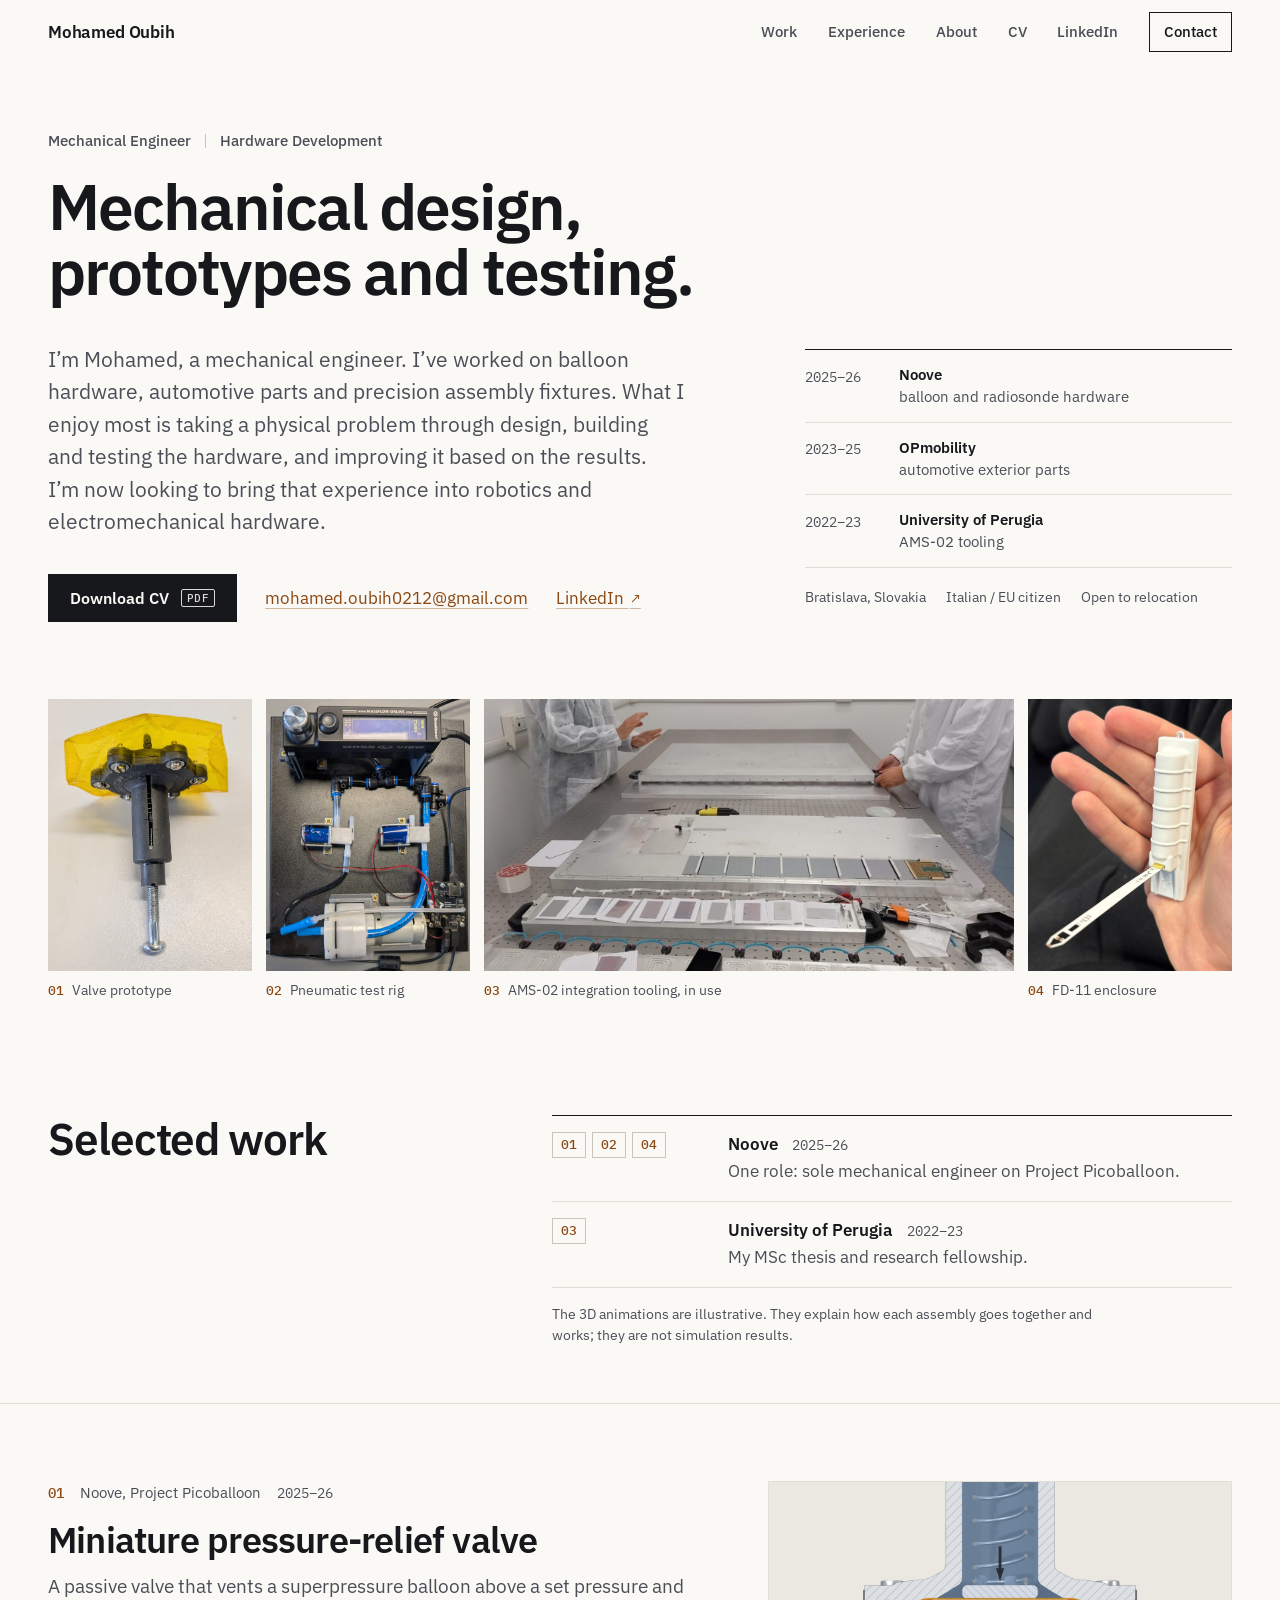
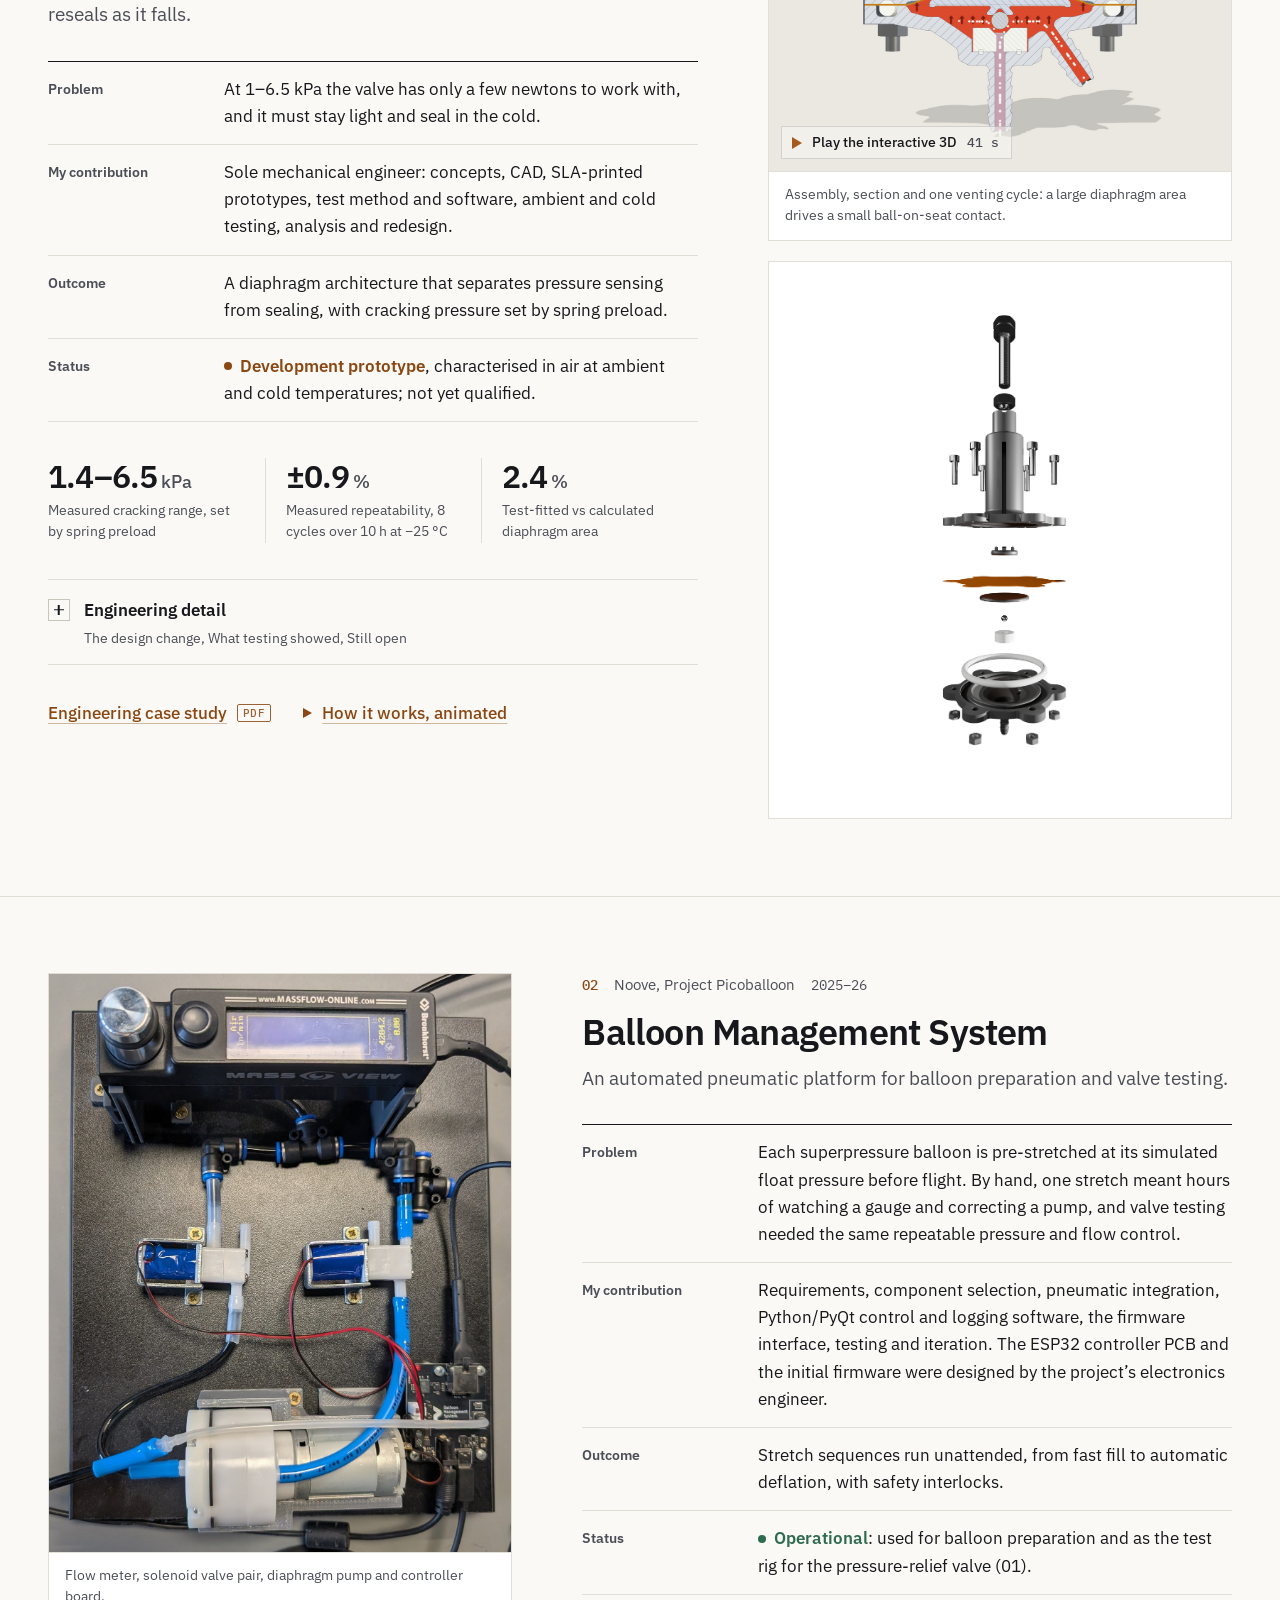
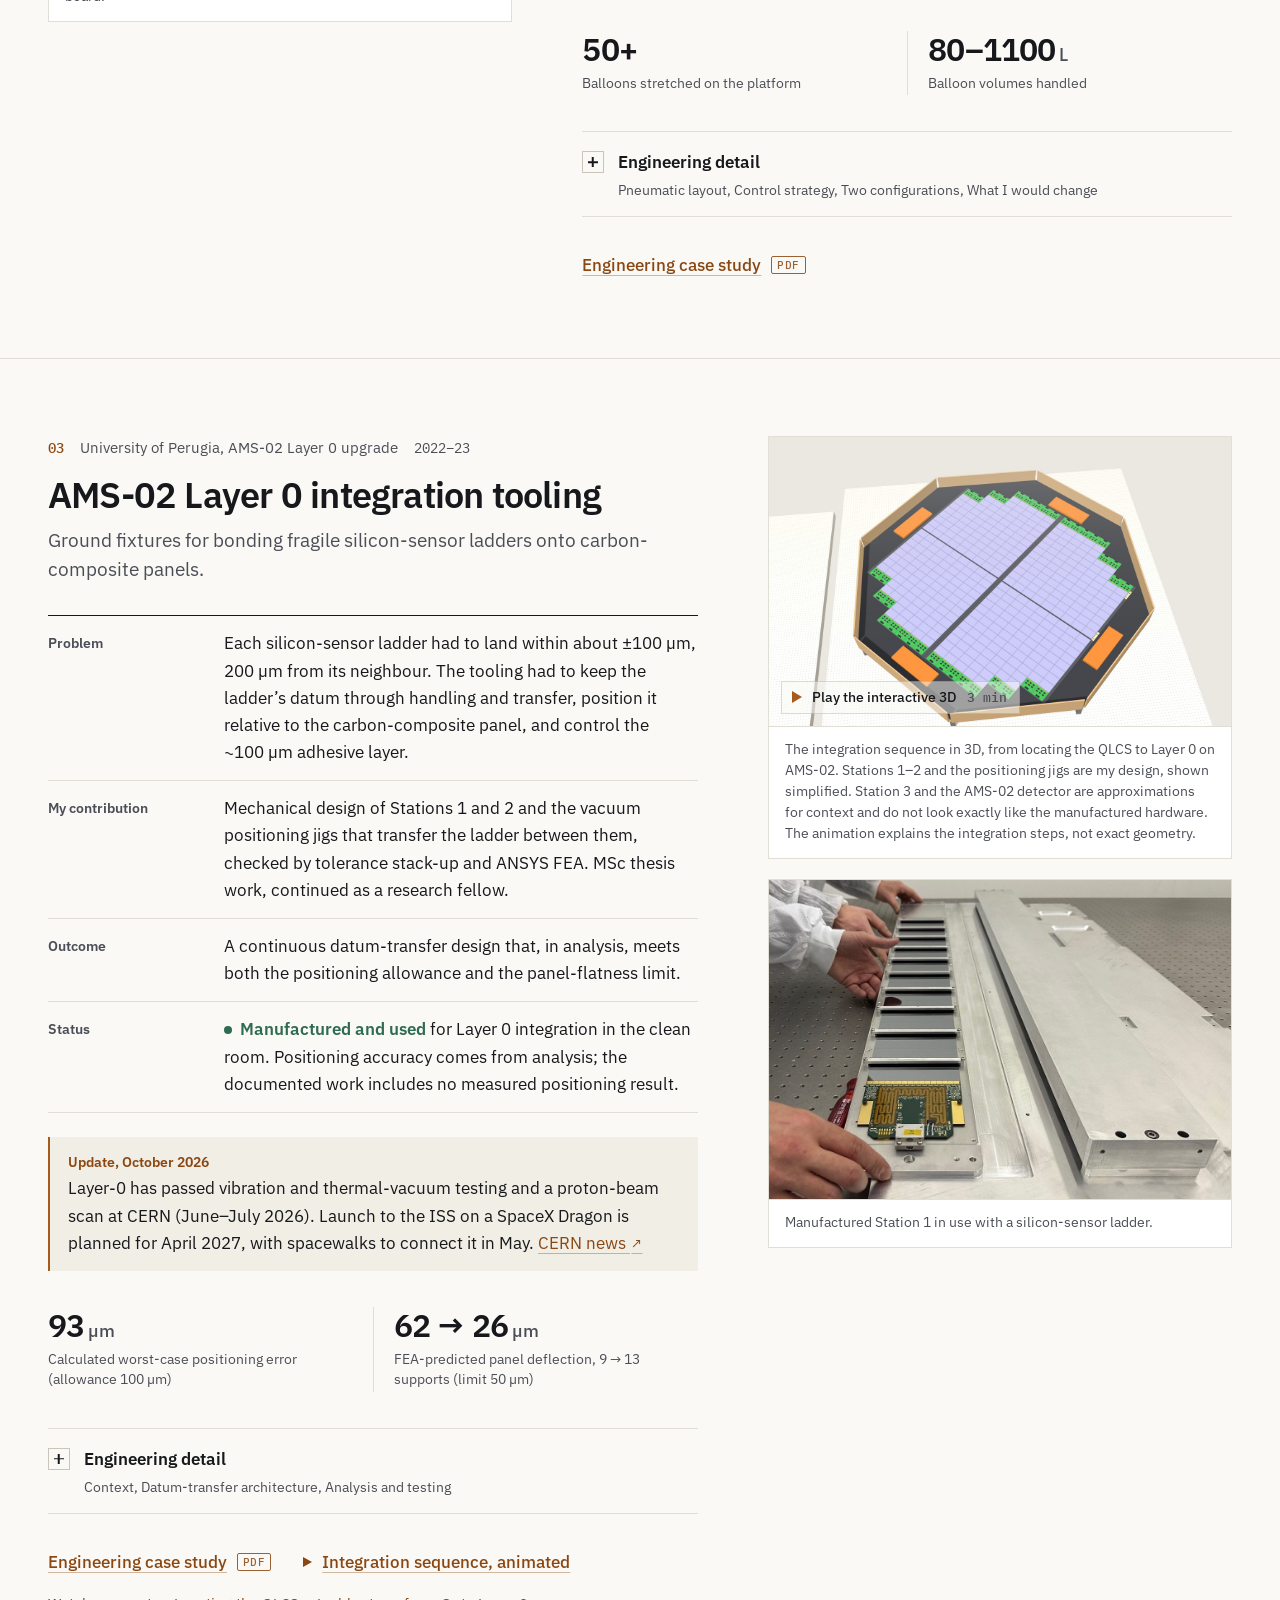
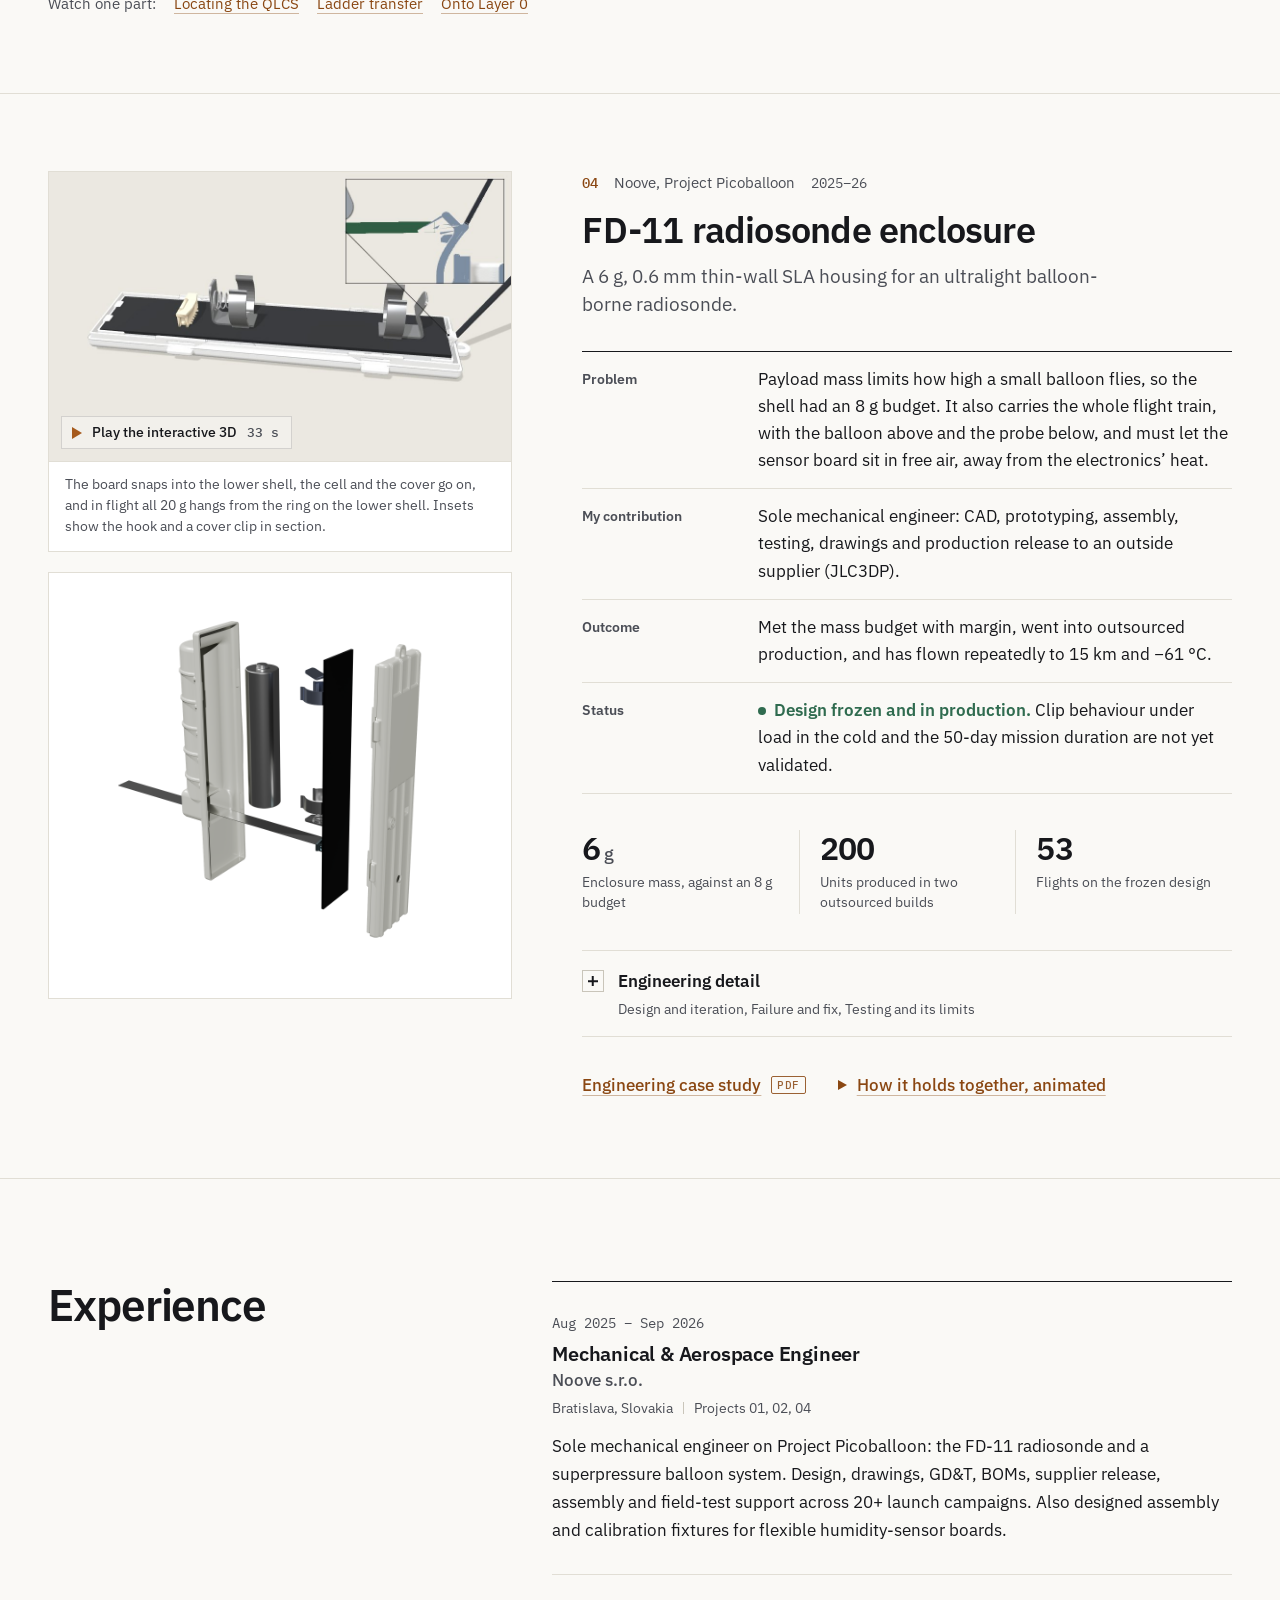
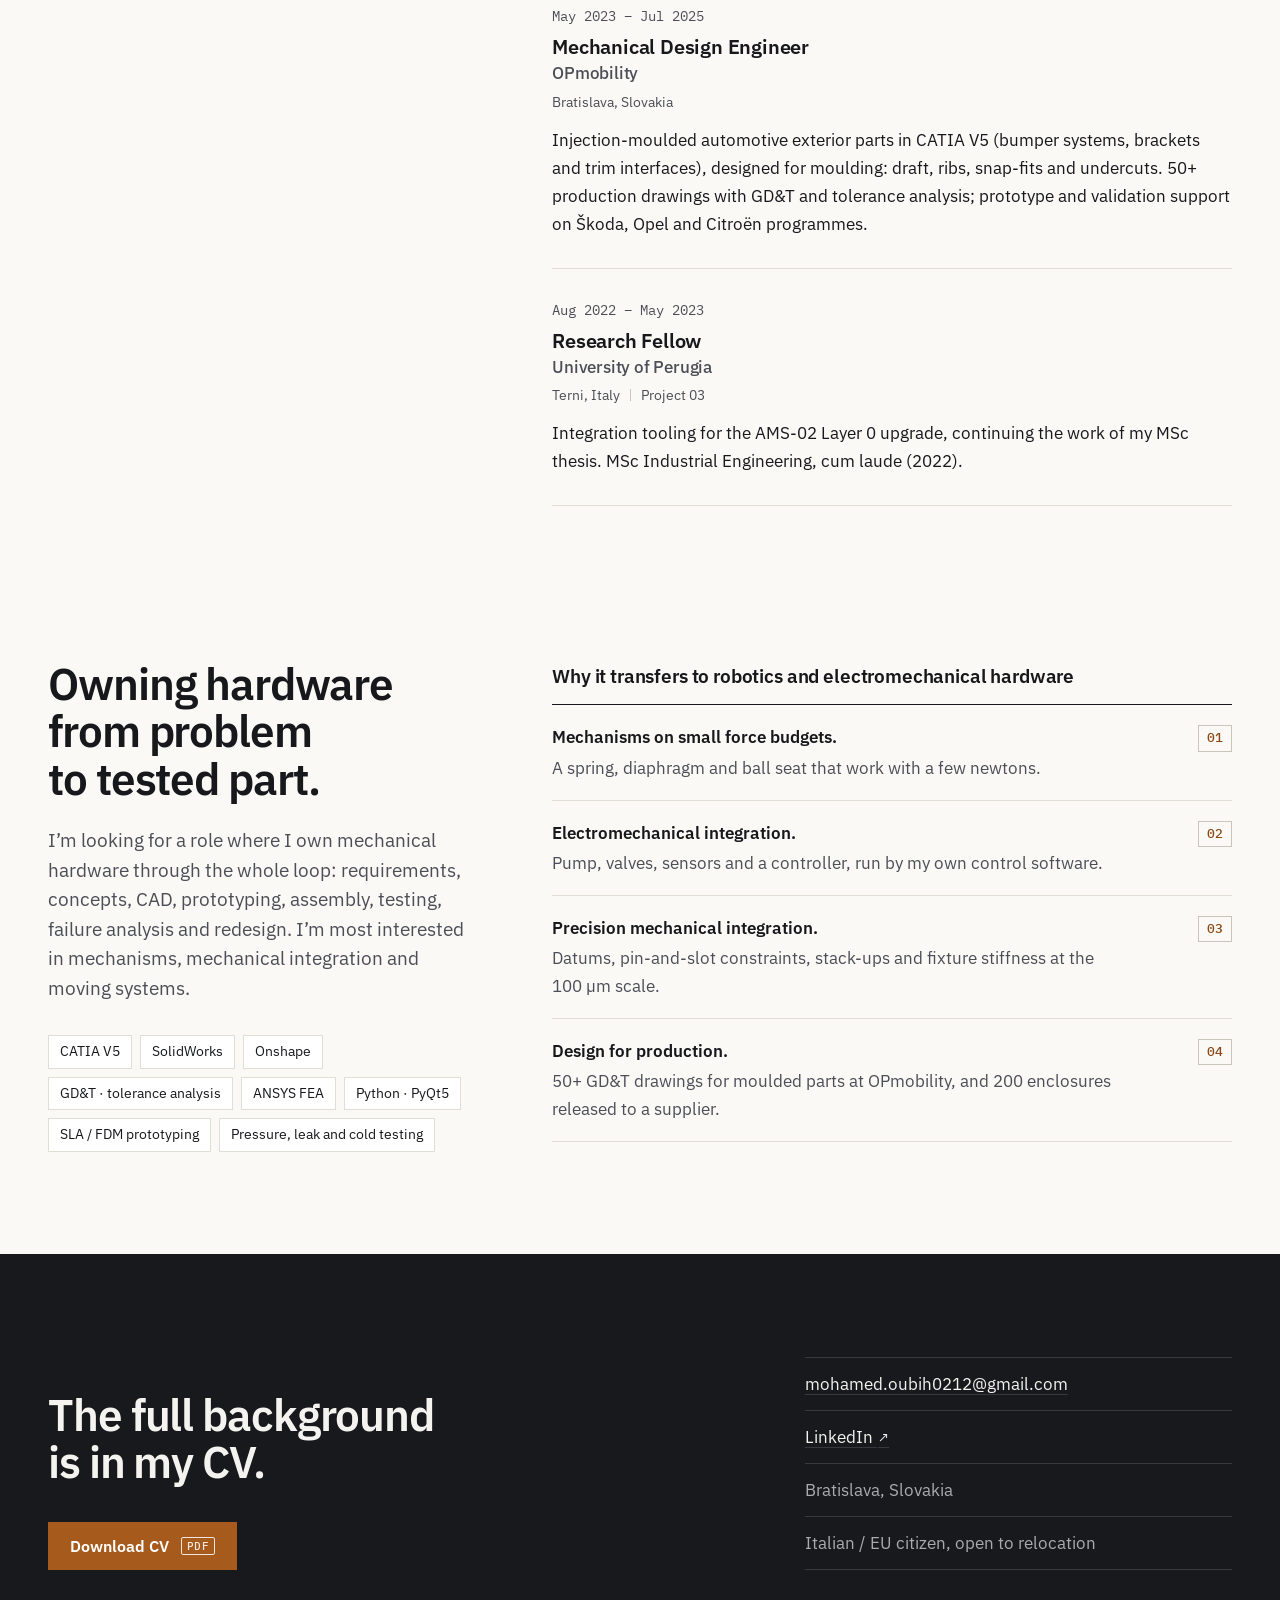
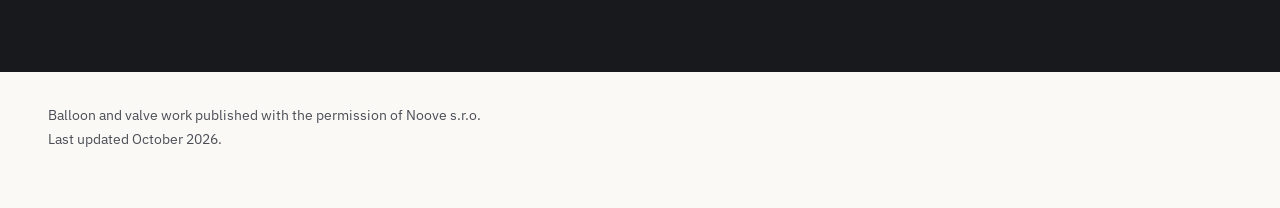
<file: index.html>
<!DOCTYPE html>
<html lang="en">
<head>
<meta charset="utf-8">
<meta name="viewport" content="width=device-width, initial-scale=1">
<title>Mohamed Oubih — Mechanical Engineer · Hardware Development</title>
<meta name="description" content="Mechanical engineer working on mechanical design, prototypes and testing: a miniature pressure-relief valve, an automated pneumatic test platform, AMS-02 integration tooling and an ultralight radiosonde enclosure.">
<link rel="canonical" href="https://mohamedoubih.github.io/">

<meta property="og:type" content="website">
<meta property="og:url" content="https://mohamedoubih.github.io/">
<meta property="og:site_name" content="Mohamed Oubih">
<meta property="og:title" content="Mohamed Oubih — Mechanical Engineer · Hardware Development">
<meta property="og:description" content="Mechanical design, prototypes and testing: a miniature pressure-relief valve, an automated pneumatic test platform, AMS-02 integration tooling and an ultralight radiosonde enclosure.">
<meta property="og:image" content="https://mohamedoubih.github.io/img/og.jpg">
<meta property="og:image:width" content="1200">
<meta property="og:image:height" content="630">
<meta property="og:image:alt" content="Mohamed Oubih, mechanical engineer — mechanical design, prototypes and testing.">
<meta name="twitter:card" content="summary_large_image">
<meta name="twitter:title" content="Mohamed Oubih — Mechanical Engineer · Hardware Development">
<meta name="twitter:description" content="Mechanical design, prototypes and testing: a miniature pressure-relief valve, an automated pneumatic test platform, AMS-02 integration tooling and an ultralight radiosonde enclosure.">
<meta name="twitter:image" content="https://mohamedoubih.github.io/img/og.jpg">

<!-- No favicon file exists; an empty icon stops browsers requesting a missing /favicon.ico. -->
<link rel="icon" href="data:,">
<meta name="theme-color" content="#faf9f6">

<link rel="preconnect" href="https://fonts.googleapis.com">
<link rel="preconnect" href="https://fonts.gstatic.com" crossorigin>
<link href="https://fonts.googleapis.com/css2?family=IBM+Plex+Mono:wght@400;500&family=IBM+Plex+Sans:wght@400;500;600&display=swap" rel="stylesheet">
<link rel="preload" as="image" href="img/hw-ams-cleanroom.jpg" fetchpriority="high">
<link rel="stylesheet" href="css/style.css?v=20261015">
</head>
<body>

<a class="skip-link" href="#main">Skip to content</a>

<header class="site-header" id="top">
  <div class="wrap site-header__row">
    <a class="logo" href="#top">Mohamed Oubih</a>
    <button class="nav-toggle" id="navToggle" type="button" aria-expanded="false" aria-controls="site-nav">
      <span></span>
      <span class="visually-hidden">Menu</span>
    </button>
    <nav class="site-nav" id="site-nav" aria-label="Main">
      <a href="#work">Work</a>
      <a href="#experience">Experience</a>
      <a href="#approach">About</a>
      <a href="#cv">CV</a>
      <a href="https://linkedin.com/in/mohamedoubih" target="_blank" rel="noopener">LinkedIn</a>
      <a class="site-nav__cta" href="mailto:mohamed.oubih0212@gmail.com">Contact</a>
    </nav>
  </div>
</header>

<main id="main">

  <section class="hero" aria-labelledby="hero-title">
    <div class="wrap">
      <p class="hero__role"><span>Mechanical Engineer</span><span>Hardware Development</span></p>
      <h1 id="hero-title">Mechanical design, prototypes and testing.</h1>
      <div class="hero__grid">
        <div class="hero__text">
          <p class="hero__lede">
            I’m Mohamed, a mechanical engineer. I’ve worked on balloon hardware, automotive parts and
            precision assembly fixtures. What I enjoy most is taking a physical problem through design,
            building and testing the hardware, and improving it based on the results. I’m now looking to
            bring that experience into robotics and electromechanical hardware.
          </p>
          <div class="hero__actions">
            <a class="btn btn--ink" href="pdf/Mohamed_Oubih_CV.pdf" target="_blank" rel="noopener">Download CV <span class="tag">PDF</span></a>
            <span class="hero__links">
              <a class="link" href="mailto:mohamed.oubih0212@gmail.com">mohamed.oubih0212@gmail.com</a>
              <a class="link" href="https://linkedin.com/in/mohamedoubih" target="_blank" rel="noopener">LinkedIn <span class="ext" aria-hidden="true">↗</span></a>
            </span>
          </div>
        </div>

        <div class="hero__aside">
          <dl class="hero__roles">
            <div><dt>2025–26</dt><dd><span class="org">Noove</span> <span>balloon and radiosonde hardware</span></dd></div>
            <div><dt>2023–25</dt><dd><span class="org">OPmobility</span> <span>automotive exterior parts</span></dd></div>
            <div><dt>2022–23</dt><dd><span class="org">University of Perugia</span> <span>AMS-02 tooling</span></dd></div>
          </dl>
          <ul class="hero__facts">
            <li>Bratislava, Slovakia</li>
            <li>Italian / EU citizen</li>
            <li>Open to relocation</li>
          </ul>
        </div>
      </div>

      <ul class="bench" aria-label="Hardware from the four projects">
        <li class="bench__item bench__item--valve">
          <a href="#prv">
            <img src="img/Valve_Prototype.jpg" width="639" height="1136" decoding="async"
                 alt="Assembled pressure-relief valve prototype on a bench: a black SLA-printed housing with a yellow Kapton diaphragm film clamped in its bolted flange, the spring visible through a slot, and the preload screw at the end.">
            <span class="bench__cap"><span class="num">01</span> Valve prototype</span>
          </a>
        </li>
        <li class="bench__item">
          <a href="#bms">
            <img src="img/BMS_Cropped.jpg" width="1300" height="1636" decoding="async"
                 alt="Pneumatic test rig: flow meter, solenoid valve pair, diaphragm pump and controller board.">
            <span class="bench__cap"><span class="num">02</span> Pneumatic test rig</span>
          </a>
        </li>
        <li class="bench__item bench__item--wide">
          <a href="#ams-02">
            <img src="img/hw-ams-cleanroom.jpg" width="1400" height="719" fetchpriority="high" decoding="async"
                 alt="Machined AMS-02 integration stations and a vacuum positioning jig holding silicon sensors on a clean-room optical table.">
            <span class="bench__cap"><span class="num">03</span> AMS-02 integration tooling, in use</span>
          </a>
        </li>
        <li class="bench__item">
          <a href="#fd-11">
            <img src="img/hw-fd11.jpg" width="682" height="922" decoding="async"
                 alt="Production FD-11 radiosonde enclosure held in a hand, with the flexible sensor board leaving the shell.">
            <span class="bench__cap"><span class="num">04</span> FD-11 enclosure</span>
          </a>
        </li>
      </ul>
    </div>
  </section>

  <section class="work" id="work" aria-labelledby="work-title">
    <div class="wrap work__head">
      <h2 class="h2" id="work-title">Selected work</h2>
      <dl class="work__key">
        <div>
          <dt>
            <a class="ref" href="#prv" aria-label="Project 01, pressure-relief valve">01</a>
            <a class="ref" href="#bms" aria-label="Project 02, Balloon Management System">02</a>
            <a class="ref" href="#fd-11" aria-label="Project 04, FD-11 enclosure">04</a>
          </dt>
          <dd><span class="work__org">Noove <span class="work__years">2025–26</span></span> One role: sole mechanical engineer on Project Picoballoon.</dd>
        </div>
        <div>
          <dt>
            <a class="ref" href="#ams-02" aria-label="Project 03, AMS-02 integration tooling">03</a>
          </dt>
          <dd><span class="work__org">University of Perugia <span class="work__years">2022–23</span></span> My MSc thesis and research fellowship.</dd>
        </div>
      </dl>
      <p class="work__note">The 3D animations are illustrative. They explain how each assembly goes together and works; they are not simulation results.</p>
    </div>

    <!-- 01 — Pressure-relief valve -->
    <article class="project" id="prv" aria-labelledby="prv-title">
      <div class="wrap project__grid">
        <div class="project__body">
          <p class="project__meta"><span class="num">01</span><span>Noove, Project Picoballoon</span><span class="project__year">2025–26</span></p>
          <h3 id="prv-title">Miniature <span class="nowrap">pressure-relief</span> valve</h3>
          <p class="project__sub">A passive valve that vents a superpressure balloon above a set pressure and reseals as it falls.</p>

          <dl class="brief">
            <div><dt>Problem</dt><dd>At 1–6.5&nbsp;kPa the valve has only a few newtons to work with, and it must stay light and seal in the cold.</dd></div>
            <div><dt>My contribution</dt><dd>Sole mechanical engineer: concepts, CAD, SLA-printed prototypes, test method and software, ambient and cold testing, analysis and redesign.</dd></div>
            <div><dt>Outcome</dt><dd>A diaphragm architecture that separates pressure sensing from sealing, with cracking pressure set by spring preload.</dd></div>
            <div><dt>Status</dt><dd><span class="status status--dev">Development prototype</span>, characterised in air at ambient and cold temperatures; not yet qualified.</dd></div>
          </dl>

          <dl class="metrics">
            <div><dt>Measured cracking range, set by spring preload</dt><dd>1.4–6.5<span class="unit">kPa</span></dd></div>
            <div><dt>Measured repeatability, 8 cycles over 10&nbsp;h at −25&nbsp;°C</dt><dd>±0.9<span class="unit">%</span></dd></div>
            <div><dt>Test-fitted vs calculated diaphragm area</dt><dd>2.4<span class="unit">%</span></dd></div>
          </dl>

          <details class="more">
            <summary>
              <span class="more__icon" aria-hidden="true"></span>
              <span class="more__label">Engineering detail</span>
              <span class="more__toc"><span>The design change</span><span>What testing showed</span><span>Still open</span></span>
            </summary>
            <div class="more__body">
              <h4>The design change</h4>
              <p>
                The first concept was direct-acting: the same area collected the pressure and formed the seal, so a few
                newtons were spread over a large seal face and sealing depended on finish and lubricant. The diaphragm
                design separates the two: a Kapton diaphragm collects pressure over about 600&nbsp;mm², and the plunger
                concentrates that force on a 3.175&nbsp;mm steel ball on a machined PTFE seat.
              </p>

              <h4>What testing showed</h4>
              <p>
                Cracking pressure followed preload linearly across six settings at 28&nbsp;°C. Replacing the Mylar diaphragm
                with Kapton reduced the fitted offset force from about 0.44&nbsp;N to 0.084&nbsp;N; the remainder may partly be
                a preload or assembly-reference error.
              </p>
              <div class="tests">
                <table>
                  <thead><tr><th scope="col">Cold test (air)</th><th scope="col">Temperature</th><th scope="col">Result</th></tr></thead>
                  <tbody>
                    <tr><td data-label="Test">Cracking vs preload, 6 settings</td><td data-label="Temperature">28&nbsp;°C and −20&nbsp;°C</td><td data-label="Result">32.7&nbsp;% higher when cold, by a constant ratio</td></tr>
                    <tr><td data-label="Test">Repeatability, 8 cycles over 10&nbsp;h</td><td data-label="Temperature">−25&nbsp;°C</td><td data-label="Result">3170 ± 29&nbsp;Pa (±0.9&nbsp;%)</td></tr>
                    <tr><td data-label="Test">Housing O-ring seal</td><td data-label="Temperature">≈ −30 ± 3&nbsp;°C</td><td data-label="Result">Leakage starts</td></tr>
                  </tbody>
                </table>
              </div>
              <p>
                The force-balance fit attributes the cold rise to a smaller effective diaphragm area
                (599.5 → 451.8&nbsp;mm²), not added friction; the physical cause is an untested hypothesis. The O-ring
                leak is a separate failure.
              </p>

              <h4>Still open</h4>
              <p>
                Relief capacity is about 900&nbsp;sccm at 4–5&nbsp;kPa (requirement above 2,000&nbsp;sccm), mass is 27&nbsp;g
                (target below 20&nbsp;g), and the seal must reach the −60&nbsp;°C design minimum. Helium, thermal-cycling,
                endurance and low-temperature qualification tests are planned.
              </p>
            </div>
          </details>

          <div class="project__links">
            <a class="action" href="pdf/prv.pdf" target="_blank" rel="noopener"><span class="action__text">Engineering case study</span> <span class="tag">PDF</span></a>
            <a class="action action--play" href="prv-section/" data-anim-open=""><span class="action__text">How it works, animated</span></a>
          </div>
        </div>

        <div class="project__media-stack">
          <figure class="project__media media--anim">
            <a class="anim-link" href="prv-section/" data-anim-open="" aria-label="Play the interactive 3D animation of the pressure-relief valve">
              <video src="img/prv-section-preview.mp4" poster="img/prv-section-animation.jpg" width="960" height="600"
                     muted loop playsinline preload="none" data-autoplay aria-hidden="true"></video>
              <span class="anim-badge">Play the interactive 3D <span class="anim-badge__time">41 s</span></span>
            </a>
            <figcaption>Assembly, section and one venting cycle: a large diaphragm area drives a small ball-on-seat contact.</figcaption>
          </figure>
          <figure class="project__media media--contain">
            <img src="img/PRV_Exploded_View_Render.png" width="1946" height="2402" loading="lazy" decoding="async"
                 alt="Exploded CAD render of the pressure-relief valve: housings, Kapton diaphragm, plunger, spring seat, steel ball, PTFE seat and O-ring.">
          </figure>
        </div>
      </div>
    </article>

    <!-- 02 — Balloon Management System -->
    <article class="project" id="bms" aria-labelledby="bms-title">
      <div class="wrap project__grid project__grid--flip">
        <div class="project__body">
          <p class="project__meta"><span class="num">02</span><span>Noove, Project Picoballoon</span><span class="project__year">2025–26</span></p>
          <h3 id="bms-title">Balloon Management System</h3>
          <p class="project__sub">An automated pneumatic platform for balloon preparation and valve testing.</p>

          <dl class="brief">
            <div><dt>Problem</dt><dd>Each superpressure balloon is pre-stretched at its simulated float pressure before flight. By hand, one stretch meant hours of watching a gauge and correcting a pump, and valve testing needed the same repeatable pressure and flow control.</dd></div>
            <div><dt>My contribution</dt><dd>Requirements, component selection, pneumatic integration, Python/PyQt control and logging software, the firmware interface, testing and iteration. The ESP32 controller PCB and the initial firmware were designed by the project’s electronics engineer.</dd></div>
            <div><dt>Outcome</dt><dd>Stretch sequences run unattended, from fast fill to automatic deflation, with safety interlocks.</dd></div>
            <div><dt>Status</dt><dd><span class="status status--use">Operational</span>: used for balloon preparation and as the test rig for the pressure-relief valve (01).</dd></div>
          </dl>

          <dl class="metrics metrics--2">
            <div><dt>Balloons stretched on the platform</dt><dd>50+</dd></div>
            <div><dt>Balloon volumes handled</dt><dd>80–1100<span class="unit">L</span></dd></div>
          </dl>

          <details class="more">
            <summary>
              <span class="more__icon" aria-hidden="true"></span>
              <span class="more__label">Engineering detail</span>
              <span class="more__toc"><span>Pneumatic layout</span><span>Control strategy</span><span>Two configurations</span><span>What I would change</span></span>
            </summary>
            <div class="more__body">
              <h4>Pneumatic layout</h4>
              <p>
                Two 3/2 solenoid valves swap the pump’s suction and discharge between ambient and the balloon line,
                so one fixed-direction diaphragm pump both inflates and deflates. I chose a multi-gas Bronkhorst flow
                meter over a helium-specific one: it covers air, argon and nitrogen, and the helium quantity is set
                separately by free-lift weighing.
              </p>

              <h4>Control strategy</h4>
              <p>
                A balloon is a strongly nonlinear load. Early in inflation it takes a lot of gas for almost no pressure
                rise; near its inflated shape, pressure climbs steeply. One pump command cannot serve both, so the
                sequence runs in four stages: open-loop fast fill to a switch pressure, an approach that regulates
                flow rather than pressure, a dead-band pressure hold, and automatic deflation that ends on pressure.
              </p>
              <p>
                Interlocks stop the test on overpressure, a lost or stale pressure reading, a lost controller link, or
                pressure failing to rise while the pump runs. It took several software iterations before the sequence
                ran unattended.
              </p>

              <h4>Two configurations, measured separately</h4>
              <div class="configs">
                <div>
                  <p class="configs__title">Balloon stretching</p>
                  <p>
                    On-board differential-pressure sensor with dead-band regulation during the hold. In a bench
                    cross-check, this sensor read within ±2&nbsp;Pa of a Pressurewell reference: a sensor
                    comparison, not the hold accuracy.
                  </p>
                </div>
                <div>
                  <p class="configs__title">Valve characterisation</p>
                  <p>
                    The platform drives the pump and valves and measures flow, while an independent MicroStep
                    Pressurewell supplies the pressure reference, logged over TCP at about 9&nbsp;Hz. This keeps the
                    valve under test out of the control loop.
                  </p>
                </div>
              </div>

              <h4>What I would change</h4>
              <p>
                The dead-band hold is adequate for stretching, but a PI controller would give smoother corrections
                and tighter regulation during the hold.
              </p>
            </div>
          </details>

          <div class="project__links">
            <a class="action" href="pdf/bms.pdf" target="_blank" rel="noopener"><span class="action__text">Engineering case study</span> <span class="tag">PDF</span></a>
          </div>
        </div>

        <figure class="project__media media--photo">
          <img src="img/BMS_Cropped.jpg" width="1300" height="1636" loading="lazy" decoding="async"
               alt="Balloon Management System hardware on its base plate: Bronkhorst flow meter, solenoid valve pair, diaphragm pump and controller board.">
          <figcaption>Flow meter, solenoid valve pair, diaphragm pump and controller board.</figcaption>
        </figure>
      </div>
    </article>

    <!-- 03 — AMS-02 -->
    <article class="project" id="ams-02" aria-labelledby="ams-title">
      <div class="wrap project__grid">
        <div class="project__body">
          <p class="project__meta"><span class="num">03</span><span>University of Perugia, AMS-02 Layer 0 upgrade</span><span class="project__year">2022–23</span></p>
          <h3 id="ams-title">AMS-02 Layer 0 integration tooling</h3>
          <p class="project__sub">Ground fixtures for bonding fragile silicon-sensor ladders onto carbon-composite panels.</p>

          <dl class="brief">
            <div><dt>Problem</dt><dd>Each silicon-sensor ladder had to land within about ±100&nbsp;µm, 200&nbsp;µm from its neighbour. The tooling had to keep the ladder’s datum through handling and transfer, position it relative to the carbon-composite panel, and control the ~100&nbsp;µm adhesive layer.</dd></div>
            <div><dt>My contribution</dt><dd>Mechanical design of Stations 1 and 2 and the vacuum positioning jigs that transfer the ladder between them, checked by tolerance stack-up and ANSYS FEA. MSc thesis work, continued as a research fellow.</dd></div>
            <div><dt>Outcome</dt><dd>A continuous datum-transfer design that, in analysis, meets both the positioning allowance and the panel-flatness limit.</dd></div>
            <div><dt>Status</dt><dd><span class="status status--use">Manufactured and used</span> for Layer 0 integration in the clean room. Positioning accuracy comes from analysis; the documented work includes no measured positioning result.</dd></div>
          </dl>

          <p class="update"><span class="update__label">Update, October 2026</span> Layer-0 has passed vibration and thermal-vacuum testing and a <span class="nowrap">proton-beam</span> scan at CERN (June–July 2026). Launch to the ISS on a SpaceX Dragon is planned for April 2027, with spacewalks to connect it in May. <a class="link" href="https://home.cern/final-tests-for-the-ams-upgrade-before-spaceflight/" target="_blank" rel="noopener">CERN news <span class="ext" aria-hidden="true">↗</span></a></p>

          <dl class="metrics metrics--2">
            <div><dt>Calculated worst-case positioning error (allowance 100&nbsp;µm)</dt><dd>93<span class="unit">µm</span></dd></div>
            <div><dt>FEA-predicted panel deflection, 9&nbsp;→&nbsp;13 supports (limit 50&nbsp;µm)</dt><dd>62 → 26<span class="unit">µm</span></dd></div>
          </dl>

          <details class="more">
            <summary>
              <span class="more__icon" aria-hidden="true"></span>
              <span class="more__label">Engineering detail</span>
              <span class="more__toc"><span>Context</span><span>Datum-transfer architecture</span><span>Analysis and testing</span></span>
            </summary>
            <div class="more__body">
              <h4>Context</h4>
              <p>
                AMS-02 is a particle detector on the International Space Station. Its Layer 0 upgrade adds 768
                silicon sensors, built into 72 ladders and bonded onto carbon-composite (CFRP–honeycomb) panels. This
                tooling assembles that hardware on the ground; it does not fly.
              </p>

              <h4>Datum-transfer architecture</h4>
              <p>
                Stations 1 and 2 work as one datum chain, not two separate fixtures. Station 1 aligns the ladder
                against fixed references, captures it on a vacuum positioning jig with no clamping on the sensors, and
                lays adhesive through a mask. The jig then carries the ladder’s reference to Station 2.
              </p>
              <p>
                Station 2 is a 1100 × 1200&nbsp;mm bonding fixture. The panel goes down on two guide pins running in
                3&nbsp;mm diagonal slots and slides 45° into place, so its bottom skin hooks under the caps of the support
                buttons, which set its height, hold it in z and limit sag; a pin in a hole and one in a slot then fix it in
                plane without over-constraining it. The relative heights of jig, ladder and panel set the bond-line
                thickness while the adhesive cures. Spherical-ended locating pins make placing a metre-long jig by hand
                forgiving, and three jig lengths share one interface.
              </p>

              <h4>Analysis and testing</h4>
              <p>
                A tolerance stack-up of the pin, hole and slot fits, machining tolerances and panel rotation gives a
                93&nbsp;µm worst-case ladder displacement. ANSYS FEA showed the initial 9-button support let the panel sag
                62&nbsp;µm, beyond the 50&nbsp;µm limit; 13 buttons brought it to 26&nbsp;µm. I also ran adhesive shear tests
                (PEEK / 3M 2216).
              </p>
            </div>
          </details>

          <div class="project__links">
            <a class="action" href="pdf/ams02.pdf" target="_blank" rel="noopener"><span class="action__text">Engineering case study</span> <span class="tag">PDF</span></a>
            <a class="action action--play" href="ams02-transfer/" data-anim-open=""><span class="action__text">Integration sequence, animated</span></a>
          </div>
          <p class="anim-parts">
            <span>Watch one part:</span>
            <a href="ams02-transfer/?step=1&amp;play=1" data-anim-open="1">Locating the QLCS</a>
            <a href="ams02-transfer/?step=6&amp;play=1" data-anim-open="6">Ladder transfer</a>
            <a href="ams02-transfer/?step=15&amp;play=1" data-anim-open="15">Onto Layer 0</a>
          </p>
        </div>

        <div class="project__media-stack">
          <figure class="project__media media--anim">
            <a class="anim-link" href="ams02-transfer/" data-anim-open="" aria-label="Play the interactive 3D animation of the Layer 0 integration">
              <video src="img/ams-l0-preview.mp4" poster="img/ams-l0-animation.jpg" width="960" height="600"
                     muted loop playsinline preload="none" data-autoplay aria-hidden="true"></video>
              <span class="anim-badge">Play the interactive 3D <span class="anim-badge__time">3 min</span></span>
            </a>
            <figcaption>The integration sequence in 3D, from locating the QLCS to Layer 0 on AMS-02. Stations 1–2 and the positioning jigs are my design, shown simplified. Station 3 and the AMS-02 detector are approximations for context and do not look exactly like the manufactured hardware. The animation explains the integration steps, not exact geometry.</figcaption>
          </figure>
          <figure class="project__media media--landscape">
            <img src="img/hw-ams-station1.jpg" width="1118" height="773" loading="lazy" decoding="async"
                 alt="Manufactured Station 1 on a clean-room table, holding a silicon-sensor ladder with its front-end board.">
            <figcaption>Manufactured Station 1 in use with a silicon-sensor ladder.</figcaption>
          </figure>
        </div>
      </div>
    </article>

    <!-- 04 — FD-11 enclosure -->
    <article class="project" id="fd-11" aria-labelledby="fd11-title">
      <div class="wrap project__grid project__grid--flip">
        <div class="project__body">
          <p class="project__meta"><span class="num">04</span><span>Noove, Project Picoballoon</span><span class="project__year">2025–26</span></p>
          <h3 id="fd11-title">FD-11 radiosonde enclosure</h3>
          <p class="project__sub">A 6 g, 0.6 mm thin-wall SLA housing for an ultralight balloon-borne radiosonde.</p>

          <dl class="brief">
            <div><dt>Problem</dt><dd>Payload mass limits how high a small balloon flies, so the shell had an 8&nbsp;g budget. It also carries the whole flight train, with the balloon above and the probe below, and must let the sensor board sit in free air, away from the electronics’ heat.</dd></div>
            <div><dt>My contribution</dt><dd>Sole mechanical engineer: CAD, prototyping, assembly, testing, drawings and production release to an outside supplier (JLC3DP).</dd></div>
            <div><dt>Outcome</dt><dd>Met the mass budget with margin, went into outsourced production, and has flown repeatedly to 15&nbsp;km and −61&nbsp;°C.</dd></div>
            <div><dt>Status</dt><dd><span class="status status--use">Design frozen and in production.</span> Clip behaviour under load in the cold and the 50-day mission duration are not yet validated.</dd></div>
          </dl>

          <dl class="metrics">
            <div><dt>Enclosure mass, against an 8&nbsp;g budget</dt><dd>6<span class="unit">g</span></dd></div>
            <div><dt>Units produced in two outsourced builds</dt><dd>200</dd></div>
            <div><dt>Flights on the frozen design</dt><dd>53</dd></div>
          </dl>

          <details class="more">
            <summary>
              <span class="more__icon" aria-hidden="true"></span>
              <span class="more__label">Engineering detail</span>
              <span class="more__toc"><span>Design and iteration</span><span>Failure and fix</span><span>Testing and its limits</span></span>
            </summary>
            <div class="more__body">
              <h4>Design and iteration</h4>
              <p>
                The shell is two 0.6&nbsp;mm halves closed by four 0.4&nbsp;mm snap-fit clips. Every opening in so thin a wall
                leaves a weak bridge, so local ribs restore thickness there without stiffening the surrounding wall.
                With cheap, fast prints and no FEA, I developed the clips empirically over seven iterations: three
                design changes, three to follow the probe’s changing interfaces, and one after a failure in flight.
              </p>

              <h4>Failure and fix</h4>
              <p>
                The tether ring broke once in flight, and the probe separated from the balloon and fell. The enclosure
                is the structural link in the flight train, so I thickened the ring; there has been no recurrence on
                later flights.
              </p>

              <h4>Testing and its limits</h4>
              <p>
                Validation included 1.5&nbsp;m drops onto concrete (10 assembled units, five drops each) and a 30-minute
                −78&nbsp;°C dry-ice soak with visual inspection, and every flight loads the shell and ring in service.
                The soak was static, so clip engagement and impact resistance at flight temperature remain untested.
                No flight has reached the 50-day mission target: flights ended when radio coverage was lost, and the
                longest verified flight is about 41 days.
              </p>
              <p>
                The snap-fit is the first thing I would redesign: it took the most iterations and tolerates only a few
                open/close cycles.
              </p>
            </div>
          </details>

          <div class="project__links">
            <a class="action" href="pdf/enclosure.pdf" target="_blank" rel="noopener"><span class="action__text">Engineering case study</span> <span class="tag">PDF</span></a>
            <a class="action action--play" href="fd11-enclosure/" data-anim-open=""><span class="action__text">How it holds together, animated</span></a>
          </div>
        </div>

        <div class="project__media-stack">
          <figure class="project__media media--anim">
            <a class="anim-link" href="fd11-enclosure/" data-anim-open="" aria-label="Play the interactive 3D animation of the FD-11 enclosure">
              <video src="img/fd11-enclosure-preview.mp4" poster="img/fd11-enclosure-animation.jpg" width="960" height="600"
                     muted loop playsinline preload="none" data-autoplay aria-hidden="true"></video>
              <span class="anim-badge">Play the interactive 3D <span class="anim-badge__time">33 s</span></span>
            </a>
            <figcaption>The board snaps into the lower shell, the cell and the cover go on, and in flight all 20&nbsp;g hangs from the ring on the lower shell. Insets show the hook and a cover clip in section.</figcaption>
          </figure>
          <figure class="project__media media--contain">
            <img src="img/Enclosure_Exploded_View_Compressed.png" width="1800" height="1632" loading="lazy" decoding="async"
                 alt="Exploded view of the FD-11 enclosure: upper and lower shells, AAA cell, radiosonde board and flexible sensor board.">
          </figure>
        </div>
      </div>
    </article>
  </section>

  <section class="experience" id="experience" aria-labelledby="experience-title">
    <div class="wrap experience__grid">
      <h2 class="h2" id="experience-title">Experience</h2>
      <ol class="roles">
        <li>
          <p class="roles__when">Aug 2025 – Sep 2026</p>
          <div>
            <h3>Mechanical &amp; Aerospace Engineer <span class="roles__org">Noove s.r.o.</span></h3>
            <p class="roles__where"><span>Bratislava, Slovakia</span><span>Projects 01, 02, 04</span></p>
            <p>
              Sole mechanical engineer on Project Picoballoon: the FD-11 radiosonde and a superpressure
              balloon system. Design, drawings, GD&amp;T, BOMs, supplier release, assembly and field-test
              support across 20+ launch campaigns. Also designed assembly and calibration fixtures for
              flexible humidity-sensor boards.
            </p>
          </div>
        </li>
        <li>
          <p class="roles__when">May 2023 – Jul 2025</p>
          <div>
            <h3>Mechanical Design Engineer <span class="roles__org">OPmobility</span></h3>
            <p class="roles__where"><span>Bratislava, Slovakia</span></p>
            <p>
              Injection-moulded automotive exterior parts in CATIA V5 (bumper systems, brackets and trim
              interfaces), designed for moulding: draft, ribs, snap-fits and undercuts. 50+ production drawings
              with GD&amp;T and tolerance analysis; prototype and validation support on Škoda, Opel and Citroën
              programmes.
            </p>
          </div>
        </li>
        <li>
          <p class="roles__when">Aug 2022 – May 2023</p>
          <div>
            <h3>Research Fellow <span class="roles__org">University of Perugia</span></h3>
            <p class="roles__where"><span>Terni, Italy</span><span>Project 03</span></p>
            <p>
              Integration tooling for the AMS-02 Layer 0 upgrade, continuing the work of my MSc thesis.
              MSc Industrial Engineering, cum laude (2022).
            </p>
          </div>
        </li>
      </ol>
    </div>
  </section>

  <section class="approach" id="approach" aria-labelledby="approach-title">
    <div class="wrap approach__grid">
      <div>
        <h2 class="h2" id="approach-title">Owning hardware from problem to tested part.</h2>
        <p class="approach__lede">
          I’m looking for a role where I own mechanical hardware through the whole loop: requirements,
          concepts, CAD, prototyping, assembly, testing, failure analysis and redesign. I’m most interested
          in mechanisms, mechanical integration and moving systems.
        </p>
        <ul class="tools" aria-label="Tools and methods">
          <li>CATIA V5</li><li>SolidWorks</li><li>Onshape</li><li>GD&amp;T · tolerance analysis</li>
          <li>ANSYS FEA</li><li>Python · PyQt5</li><li>SLA / FDM prototyping</li><li>Pressure, leak and cold testing</li>
        </ul>
      </div>
      <div>
        <h3 class="approach__h">Why it transfers to robotics and electromechanical hardware</h3>
        <ul class="transfer">
          <li><p><b>Mechanisms on small force budgets.</b> A spring, diaphragm and ball seat that work with a few newtons.</p><a class="ref" href="#prv" aria-label="Project 01, pressure-relief valve">01</a></li>
          <li><p><b>Electromechanical integration.</b> Pump, valves, sensors and a controller, run by my own control software.</p><a class="ref" href="#bms" aria-label="Project 02, Balloon Management System">02</a></li>
          <li><p><b>Precision mechanical integration.</b> Datums, pin-and-slot constraints, stack-ups and fixture stiffness at the 100&nbsp;µm scale.</p><a class="ref" href="#ams-02" aria-label="Project 03, AMS-02 integration tooling">03</a></li>
          <li><p><b>Design for production.</b> 50+ GD&amp;T drawings for moulded parts at OPmobility, and 200 enclosures released to a supplier.</p><a class="ref" href="#fd-11" aria-label="Project 04, FD-11 enclosure">04</a></li>
        </ul>
      </div>
    </div>
  </section>

  <section class="closing" id="cv" aria-labelledby="cv-title">
    <div class="wrap closing__grid">
      <div>
        <h2 class="h2" id="cv-title">The full background is in my CV.</h2>
        <a class="btn btn--copper" href="pdf/Mohamed_Oubih_CV.pdf" target="_blank" rel="noopener">Download CV <span class="tag">PDF</span></a>
      </div>
      <ul class="closing__contact">
        <li><a href="mailto:mohamed.oubih0212@gmail.com">mohamed.oubih0212@gmail.com</a></li>
        <li><a href="https://linkedin.com/in/mohamedoubih" target="_blank" rel="noopener">LinkedIn <span class="ext" aria-hidden="true">↗</span></a></li>
        <li>Bratislava, Slovakia</li>
        <li>Italian / EU citizen, open to relocation</li>
      </ul>
    </div>
  </section>

</main>

<footer class="site-footer">
  <div class="wrap">
    Balloon and valve work published with the permission of Noove s.r.o.<br>
    Last updated October 2026.
  </div>
</footer>

<dialog class="anim-modal" id="animModal" aria-labelledby="animModalTitle">
  <div class="anim-modal__bar">
    <p class="anim-modal__title" id="animModalTitle">Interactive 3D</p>
    <p class="anim-modal__note">Illustrative animation, not a simulation</p>
    <a class="anim-modal__out" href="ams02-transfer/" target="_blank" rel="noopener">Open full page <span class="ext" aria-hidden="true">↗</span></a>
    <button class="anim-modal__close" type="button" aria-label="Close the animation">✕</button>
  </div>
  <iframe class="anim-modal__frame" title="AMS-02 Layer 0 integration, interactive 3D animation" allow="fullscreen"></iframe>
</dialog>

<script src="js/main.js?v=20261013"></script>

<script data-goatcounter="https://momoportfolio.goatcounter.com/count"
        async src="//gc.zgo.at/count.js"></script>

</body>
</html>
</file>
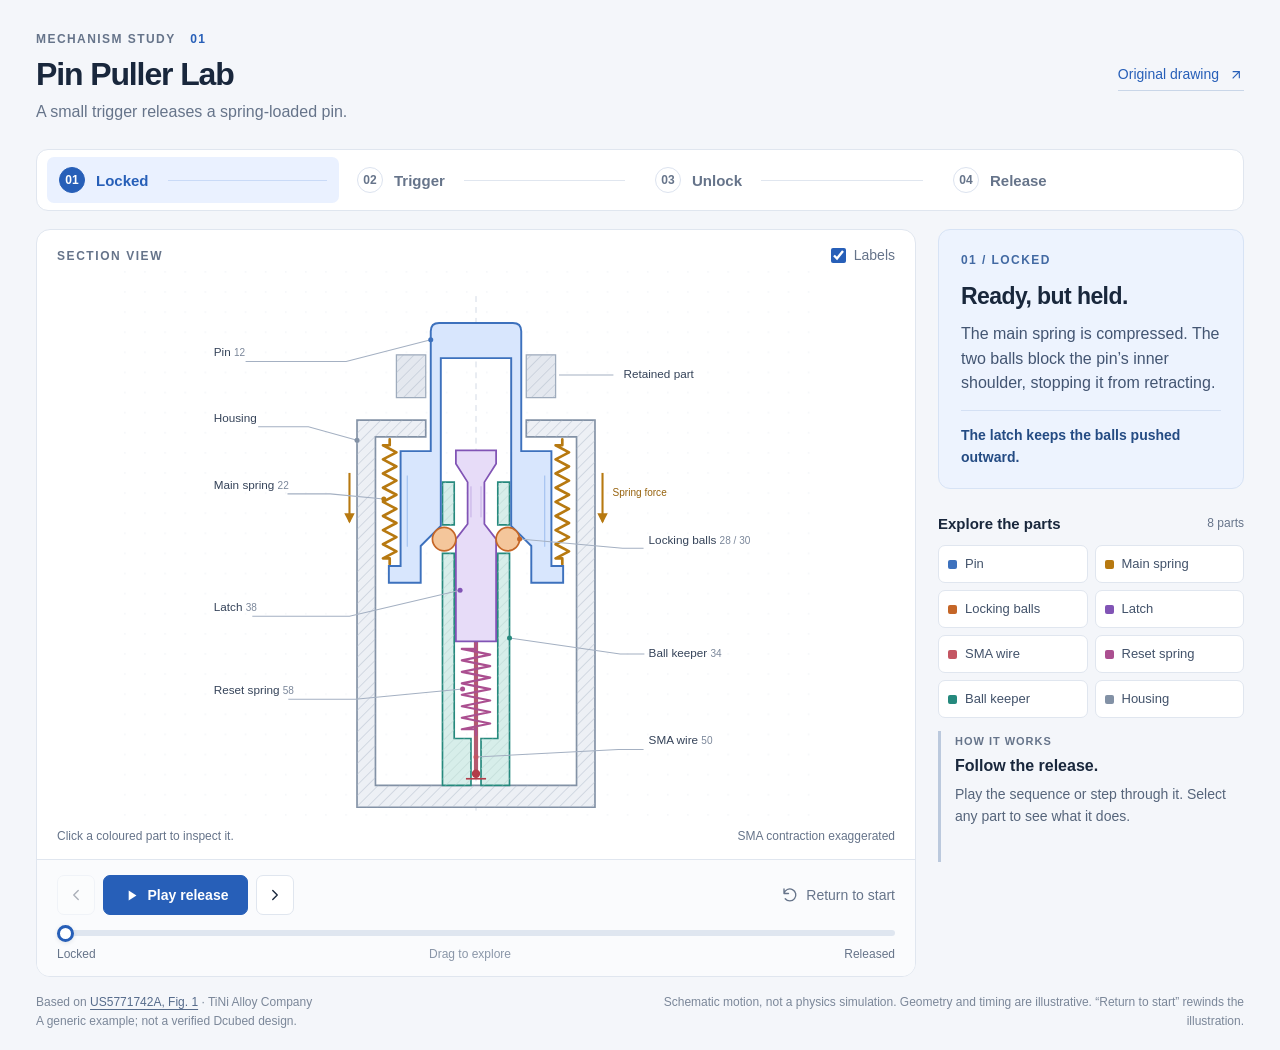
<file: pin-puller-lab/index.html>
<!doctype html>
<html lang="en">
<head>
  <meta charset="utf-8">
  <meta name="viewport" content="width=device-width,initial-scale=1">
  <meta name="theme-color" content="#f4f6fa">
  <title>Pin Puller Lab — See the release</title>
  <meta name="description" content="Explore an SMA-triggered pin puller in a simple interactive section. Move through the release, inspect each part, and see what unlocks the pin.">
  <link rel="icon" href="./icon.svg" type="image/svg+xml">
  <link rel="stylesheet" href="./style.css">
  <script src="./motion.js" defer></script>
  <script src="./app.js" defer></script>
</head>
<body>
  <main class="app">
    <header class="masthead">
      <div>
        <p class="eyebrow">MECHANISM STUDY <span>01</span></p>
        <h1>Pin Puller Lab</h1>
        <p class="subtitle">A small trigger releases a spring-loaded pin.</p>
      </div>
      <a class="source-link" href="https://patentimages.storage.googleapis.com/4b/d5/59/13af8c13587cde/US5771742.pdf#page=2" target="_blank" rel="noopener noreferrer">Original drawing <svg width="16" height="16" viewBox="0 0 24 24" fill="none" stroke="currentColor" stroke-width="1.7" aria-hidden="true"><path d="M7 17 17 7M7 7h10v10"/></svg></a>
    </header>

    <nav class="stage-nav" aria-label="Release stages">
      <button class="stage-tab active" data-stage="0" aria-current="step"><span class="stage-number">01</span><span>Locked</span><span class="stage-line"></span></button>
      <button class="stage-tab" data-stage="1"><span class="stage-number">02</span><span>Trigger</span><span class="stage-line"></span></button>
      <button class="stage-tab" data-stage="2"><span class="stage-number">03</span><span>Unlock</span><span class="stage-line"></span></button>
      <button class="stage-tab" data-stage="3"><span class="stage-number">04</span><span>Release</span></button>
    </nav>

    <div class="workspace">
      <section class="viewer" aria-label="Interactive section and animation controls">
        <div class="viewer-top"><span class="view-label">SECTION VIEW</span><label class="label-control"><input id="labels-toggle" type="checkbox" checked><span>Labels</span></label></div>
        <div class="drawing-area">
          <svg id="mechanism" viewBox="0 0 840 660" aria-labelledby="drawing-title drawing-desc">
            <title id="drawing-title">SMA-triggered pin puller, simplified section</title>
            <desc id="drawing-desc">The locking balls prevent the main spring from retracting the blue pin. The red SMA wire pulls the purple latch down; the balls move into its recess and the pin retracts downward. Select a coloured part to learn about it.</desc>
            <defs>
              <pattern id="grid" width="24" height="24" patternUnits="userSpaceOnUse"><circle cx="1" cy="1" r=".8" fill="#d6dde7"/></pattern>
              <pattern id="housing-hatch" width="9" height="9" patternUnits="userSpaceOnUse" patternTransform="rotate(45)"><path d="M0 0V9" stroke="#aab6c6" stroke-width="1"/></pattern>
              <pattern id="fixed-hatch" width="8" height="8" patternUnits="userSpaceOnUse" patternTransform="rotate(45)"><path d="M0 0V8" stroke="#bad4d1" stroke-width="1.2"/></pattern>
              <marker id="arrow-gold" viewBox="0 0 10 10" refX="8" refY="5" markerWidth="5" markerHeight="5" orient="auto"><path d="M0 0 10 5 0 10z" fill="#b77910"/></marker>
              <marker id="arrow-blue" viewBox="0 0 10 10" refX="8" refY="5" markerWidth="5" markerHeight="5" orient="auto"><path d="M0 0 10 5 0 10z" fill="#2862bf"/></marker>
              <marker id="arrow-purple" viewBox="0 0 10 10" refX="8" refY="5" markerWidth="5" markerHeight="5" orient="auto"><path d="M0 0 10 5 0 10z" fill="#8154b5"/></marker>
              <marker id="arrow-orange" viewBox="0 0 10 10" refX="8" refY="5" markerWidth="5" markerHeight="5" orient="auto"><path d="M0 0 10 5 0 10z" fill="#c56627"/></marker>
            </defs>
            <rect width="840" height="660" fill="url(#grid)" opacity=".55"/>
            <path d="M420 30V644" stroke="#cbd3e0" stroke-dasharray="7 6"/>
            <g class="retained-part" aria-hidden="true">
              <path d="M325 100H360V151H325zM480 100H515V151H480z" fill="#e4e8ef" stroke="#9eabbc" stroke-width="1.5"/>
              <path d="M325 100H360V151H325zM480 100H515V151H480z" fill="url(#housing-hatch)"/>
              <path d="M519 124H584" class="leader"/><text x="596" y="128" class="diagram-label">Retained part</text>
            </g>
            <g transform="translate(420 0)">
              <g class="part" data-part="housing" role="button" tabindex="0" aria-label="Inspect housing, fixed">
                <title>Housing — fixed</title>
                <path class="part-shape" d="M-142 178H-60V198H-120V614H120V198H60V178H142V640H-142Z" fill="#edf0f5" stroke="#8291a5" stroke-width="2"/>
                <path d="M-142 178H-60V198H-120V614H120V198H60V178H142V640H-142Z" fill="url(#housing-hatch)" pointer-events="none"/>
              </g>
              <g class="part" data-part="keeper" role="button" tabindex="0" aria-label="Inspect fixed ball keeper, part 34">
                <title>Ball keeper 34 — fixed guide</title>
                <path class="part-shape" d="M-40 252H-26V303H-40ZM26 252H40V303H26ZM-40 337H-26V558H-6V614H-40ZM26 337H40V614H6V558H26Z" fill="#d7eeea" stroke="#25897d" stroke-width="2"/>
                <path d="M-40 252H-26V303H-40ZM26 252H40V303H26ZM-40 337H-26V558H-6V614H-40ZM26 337H40V614H6V558H26Z" fill="url(#fixed-hatch)" pointer-events="none"/>
              </g>
              <g class="part" data-part="main-spring" role="button" tabindex="0" aria-label="Inspect main compression spring, part 22">
                <title>Main spring 22 — supplies the pull</title>
                <path id="spring-hit-left" class="hit-line"/>
                <path id="spring-hit-right" class="hit-line"/>
                <path id="main-spring-left" class="part-shape coil main-coil"/>
                <path id="main-spring-right" class="part-shape coil main-coil"/>
              </g>
              <g id="moving-pin" class="part" data-part="pin" role="button" tabindex="0" aria-label="Inspect retracting pin, part 12">
                <title>Pin 12 — retracts downward</title>
                <path class="part-shape" d="M-54 72Q-54 62-44 62H44Q54 62 54 72V215H90V352H104V372H66V328.201L42 304.201V104H-42V304.201L-66 328.201V372H-104V352H-90V215H-54Z" fill="#d8e6fd" stroke="#3d71bd" stroke-width="2.3"/>
                <path d="M-82 244V329M82 244V329" stroke="#a4c3f1" stroke-width="1.4" pointer-events="none"/>
              </g>
              <g class="part" data-part="wire" role="button" tabindex="0" aria-label="Inspect SMA wire, part 50">
                <title>SMA wire 50 — contracts when heated</title>
                <path id="wire-hit" class="hit-line"/>
                <path id="sma-wire" class="part-shape" fill="none" stroke="#c45562" stroke-width="5" stroke-linecap="round"/>
                <circle cx="0" cy="600" r="5" fill="#b23b49"/>
                <path d="M-12 606H12" stroke="#b23b49" stroke-width="2"/>
              </g>
              <g class="part" data-part="reset-spring" role="button" tabindex="0" aria-label="Inspect reset spring, part 58">
                <title>Reset spring 58 — compressed during release</title>
                <path id="reset-hit" class="hit-line"/>
                <path id="reset-coil" class="part-shape coil reset-coil"/>
              </g>
              <g id="moving-latch" class="part" data-part="latch" role="button" tabindex="0" aria-label="Inspect central latch and release recess, part 38">
                <title>Latch 38 — its recess makes room for the balls</title>
                <path class="part-shape" d="M-24 214H24V230L10 252V302L24 320V442H-24V320L-10 302V252L-24 230Z" fill="#e7dcf8" stroke="#8154b5" stroke-width="2.1"/>
                <path d="M-6 257V294M6 257V294" stroke="#bea4e1" stroke-width="1" pointer-events="none"/>
              </g>
              <g class="part" data-part="balls" role="button" tabindex="0" aria-label="Inspect the two locking balls, parts 28 and 30">
                <title>Locking balls 28 and 30 — move inward in fixed holes</title>
                <circle id="left-ball" class="part-shape" cx="-38" cy="320" r="14" fill="#f4c69b" stroke="#c56627" stroke-width="2"/>
                <circle id="right-ball" class="part-shape" cx="38" cy="320" r="14" fill="#f4c69b" stroke="#c56627" stroke-width="2"/>
              </g>
              <g id="force-arrows" pointer-events="none">
                <path id="spring-force-left" d="M-151 241V299" stroke="#b77910" stroke-width="2.5" marker-end="url(#arrow-gold)" fill="none"/>
                <path id="spring-force-right" d="M151 241V299" stroke="#b77910" stroke-width="2.5" marker-end="url(#arrow-gold)" fill="none"/>
                <text x="163" y="268" class="small-label" fill="#96620d">Spring force</text>
              </g>
              <g id="latch-arrow" pointer-events="none"><path d="M15 379V419" fill="none" stroke="#8154b5" stroke-width="2.5" marker-end="url(#arrow-purple)"/></g>
              <g id="ball-arrows" pointer-events="none"><path id="left-ball-arrow" fill="none" stroke="#c56627" stroke-width="2.5" marker-end="url(#arrow-orange)"/><path id="right-ball-arrow" fill="none" stroke="#c56627" stroke-width="2.5" marker-end="url(#arrow-orange)"/></g>
              <g id="pin-arrow" pointer-events="none"><path d="M0 164V202" fill="none" stroke="#2862bf" stroke-width="3" marker-end="url(#arrow-blue)"/></g>
              <g id="release-clearance" pointer-events="none"><path d="M-60 163H60" stroke="#2862bf" stroke-dasharray="4 4" stroke-width="1.5"/></g>
            </g>
            <g id="diagram-labels" aria-hidden="true">
              <g class="part-label" data-label="pin"><path id="pin-leader" class="leader"/><circle id="pin-dot" r="3" fill="#3d71bd"/><text x="107" y="102" class="diagram-label">Pin <tspan class="part-number">12</tspan></text></g>
              <g class="part-label" data-label="housing"><path d="M160 186H220L278 202" class="leader"/><circle cx="278" cy="202" r="3" fill="#8291a5"/><text x="107" y="180" class="diagram-label">Housing</text></g>
              <g class="part-label" data-label="main-spring"><path id="main-leader" class="leader"/><circle id="main-dot" r="3" fill="#b77910"/><text x="107" y="260" class="diagram-label">Main spring <tspan class="part-number">22</tspan></text></g>
              <g class="part-label" data-label="balls"><path id="balls-leader" class="leader"/><circle id="balls-dot" r="3" fill="#c56627"/><text x="626" y="326" class="diagram-label">Locking balls <tspan class="part-number">28 / 30</tspan></text></g>
              <g class="part-label" data-label="latch"><path id="latch-leader" class="leader"/><circle id="latch-dot" r="3" fill="#8154b5"/><text x="107" y="406" class="diagram-label">Latch <tspan class="part-number">38</tspan></text></g>
              <g class="part-label" data-label="keeper"><path d="M621 457H592L460 438" class="leader"/><circle cx="460" cy="438" r="3" fill="#25897d"/><text x="626" y="461" class="diagram-label">Ball keeper <tspan class="part-number">34</tspan></text></g>
              <g class="part-label" data-label="reset-spring"><path id="reset-leader" class="leader"/><circle id="reset-dot" r="3" fill="#ab4f90"/><text x="107" y="505" class="diagram-label">Reset spring <tspan class="part-number">58</tspan></text></g>
              <g class="part-label" data-label="wire"><path id="wire-leader" class="leader"/><circle id="wire-dot" r="3" fill="#c45562"/><text x="626" y="565" class="diagram-label">SMA wire <tspan class="part-number">50</tspan></text></g>
            </g>
          </svg>
        </div>
        <div class="drawing-foot"><span>Click a coloured part to inspect it.</span><span>SMA contraction exaggerated</span></div>
        <div class="transport">
          <div class="transport-row">
            <div class="playback-buttons">
              <button id="previous" class="icon-button" aria-label="Previous stage" title="Previous stage"><svg viewBox="0 0 24 24" aria-hidden="true"><path d="M15 6 9 12l6 6"/></svg></button>
              <button id="play" class="play-button"><svg id="play-icon" viewBox="0 0 24 24" aria-hidden="true"><path d="m8 5 11 7-11 7Z"/></svg><span id="play-text">Play release</span></button>
              <button id="next" class="icon-button" aria-label="Next stage" title="Next stage"><svg viewBox="0 0 24 24" aria-hidden="true"><path d="m9 6 6 6-6 6"/></svg></button>
            </div>
            <button id="restart" class="restart-button" title="Rewinds the illustration; this does not show a physical reset"><svg viewBox="0 0 24 24" aria-hidden="true"><path d="M4 10a8 8 0 1 1 1.6 7M4 4v6h6"/></svg><span>Return to start</span></button>
          </div>
          <label class="sr-only" for="progress">Scrub through the release sequence</label>
          <input id="progress" class="scrubber" type="range" min="0" max="1000" step="1" value="0" aria-valuetext="Locked, start of release sequence">
          <div class="scrub-labels"><span>Locked</span><span>Drag to explore</span><span>Released</span></div>
        </div>
      </section>

      <aside class="explanation" aria-label="Stage and part explanations">
        <section class="stage-card" aria-labelledby="stage-title">
          <p id="stage-kicker" class="eyebrow">01 / LOCKED</p>
          <h2 id="stage-title">Ready, but held.</h2>
          <p id="stage-description">The main spring is compressed. The two balls block the pin’s inner shoulder, stopping it from retracting.</p>
          <p id="stage-key" class="key-point">The latch keeps the balls pushed outward.</p>
        </section>
        <section class="parts-section" aria-labelledby="parts-title">
          <div class="parts-heading"><h2 id="parts-title">Explore the parts</h2><span>8 parts</span></div>
          <div id="parts-list" class="parts-list"></div>
          <div id="part-detail" class="part-detail" aria-live="polite">
            <p class="detail-kicker" id="part-category">HOW IT WORKS</p>
            <h3 id="part-title">Follow the release.</h3>
            <p id="part-description">Play the sequence or step through it. Select any part to see what it does.</p>
          </div>
        </section>
      </aside>
    </div>

    <footer class="page-footer">
      <p>Based on <a href="https://patents.google.com/patent/US5771742A/en" target="_blank" rel="noopener noreferrer">US5771742A, Fig. 1</a> · TiNi Alloy Company<br>A generic example; not a verified Dcubed design.</p>
      <p>Schematic motion, not a physics simulation. Geometry and timing are illustrative. “Return to start” rewinds the illustration.</p>
    </footer>
    <p id="announcement" class="sr-only" role="status" aria-live="polite"></p>
    <noscript><p class="noscript">Enable JavaScript to play and explore the release sequence.</p></noscript>
  </main>
</body>
</html>
</file>
<file: css/style.css>
/* Mohamed Oubih — portfolio stylesheet. Plain CSS, no build step.

   Paper, ink and copper; IBM Plex Sans for everything you read, IBM Plex Mono only for
   data (project numbers, dates, years, file tags). Type is sized for reading first:
   17px body on desktop, 16px on phones, nothing you need to read under 13px. */

:root{
  /* colour */
  --paper:#faf9f6;
  --bench:#f1eee6;          /* panels and image wells */
  --white:#ffffff;
  --ink:#17181c;
  --graphite:#4b4e56;       /* secondary text, 8:1 on paper */
  --rule:#e1ded5;
  --rule-strong:#c9c5ba;
  --copper:#a65a1c;
  --copper-ink:#8a4712;     /* copper for text and links, 7:1 on paper */
  --ok:#2f6b4f;
  --night:#18191d;
  --night-ink:#f4f3ef;
  --night-soft:#a9abb0;
  --night-rule:rgba(255,255,255,.14);

  /* type */
  --sans:"IBM Plex Sans",system-ui,-apple-system,"Segoe UI",sans-serif;
  --mono:"IBM Plex Mono",ui-monospace,"SFMono-Regular",Consolas,monospace;
  --fs-small:.875rem;                                  /* 14 */
  --fs-body:clamp(1rem, .96rem + .18vw, 1.0625rem);    /* 16 → 17 */
  --fs-sub:clamp(1.0625rem, 1rem + .3vw, 1.1875rem);   /* 17 → 19 */
  --fs-lede:clamp(1.125rem, 1.03rem + .42vw, 1.3125rem); /* 18 → 21 */
  --fs-h4:clamp(1.0625rem, 1rem + .25vw, 1.1875rem);   /* 17 → 19 */
  --fs-metric:clamp(1.5rem, 1.25rem + 1vw, 2rem);      /* 24 → 32 */
  --fs-h3:clamp(1.625rem, 1.3rem + 1.35vw, 2.25rem);   /* 26 → 36 */
  --fs-h2:clamp(1.875rem, 1.45rem + 1.8vw, 2.75rem);   /* 30 → 44 */
  --fs-h1:clamp(2.5rem, 1.7rem + 3.3vw, 4rem);         /* 40 → 64 */

  /* layout */
  --content:1240px;
  --gutter:clamp(20px, 4vw, 48px);
  --header-h:64px;
  --section:clamp(64px, 8vw, 120px);

  /* motion */
  --ease-out:cubic-bezier(.23,1,.32,1);
}

*,*::before,*::after{box-sizing:border-box}
html{-webkit-text-size-adjust:100%; scroll-behavior:smooth; scroll-padding-top:calc(var(--header-h) + 16px)}
body{
  margin:0; background:var(--paper); color:var(--ink);
  font-family:var(--sans); font-size:var(--fs-body); line-height:1.65;
  -webkit-font-smoothing:antialiased; -moz-osx-font-smoothing:grayscale;
}
img,video{max-width:100%; height:auto; display:block}
a{color:inherit}
p{text-wrap:pretty}
h1,h2,h3,h4{text-wrap:balance}
b,strong{font-weight:600}
.nowrap{white-space:nowrap}
.wrap{width:min(100% - 2 * var(--gutter), var(--content)); margin-inline:auto}

:focus-visible{outline:2px solid var(--copper); outline-offset:3px}

.visually-hidden{
  position:absolute; width:1px; height:1px; margin:-1px; padding:0;
  overflow:hidden; clip:rect(0 0 0 0); white-space:nowrap; border:0;
}
.skip-link{
  position:absolute; left:-9999px; top:0; z-index:1000;
  background:var(--ink); color:var(--paper); font-weight:600; font-size:var(--fs-small);
  padding:12px 18px; text-decoration:none;
}
.skip-link:focus{left:16px; top:12px}

/* ---------- shared pieces ---------- */
.h2{
  font-size:var(--fs-h2); font-weight:600; line-height:1.08; letter-spacing:-.025em; margin:0;
}
/* project numbers, the one recurring mark of the site: they cross-reference work across the page */
.num{font-family:var(--mono); font-weight:500; font-size:.92em; color:var(--copper-ink); letter-spacing:0}

/* plain underlined text links */
.link{
  color:var(--copper-ink); text-decoration:underline; text-decoration-thickness:1px;
  text-underline-offset:.24em; text-decoration-color:color-mix(in srgb, currentColor 38%, transparent);
  transition:text-decoration-color .15s ease, color .15s ease;
}
.link:hover{text-decoration-color:currentColor}
.ext{font-size:.85em; margin-left:.1em}

/* small file-type tag, e.g. PDF */
.tag{
  display:inline-block; font-family:var(--mono); font-size:.6875rem; font-weight:500; line-height:1;
  letter-spacing:.04em; padding:3px 5px 2px; border:1px solid currentColor; border-radius:2px;
  opacity:.85;
}

/* buttons: press feedback only, no decoration */
.btn{
  display:inline-flex; align-items:center; gap:12px; min-height:48px; padding:0 22px;
  font:600 1rem/1 var(--sans); text-decoration:none; border:0; cursor:pointer;
  transition:background-color .15s ease, transform .16s var(--ease-out);
}
.btn:active{transform:scale(.97)}
.btn--ink{background:var(--ink); color:var(--paper)}
.btn--copper{background:var(--copper); color:#fff}
@media (hover:hover){
  .btn--ink:hover{background:var(--copper-ink)}
  .btn--copper:hover{background:#b8692a}
}

/* text actions under each project */
.action{
  display:inline-flex; align-items:center; gap:10px; min-height:32px;
  color:var(--copper-ink); font-weight:500; text-decoration:none;
}
.action__text{
  text-decoration:underline; text-decoration-thickness:1px; text-underline-offset:.24em;
  text-decoration-color:color-mix(in srgb, currentColor 38%, transparent);
  transition:text-decoration-color .15s ease;
}
.action:hover .action__text{text-decoration-color:currentColor}
.action--play::before{
  content:""; flex:none; width:0; height:0; border-style:solid;
  border-width:5.5px 0 5.5px 9px; border-color:transparent transparent transparent currentColor;
}

/* ---------- header ---------- */
.site-header{
  position:sticky; top:0; z-index:100;
  background:color-mix(in srgb, var(--paper) 90%, transparent);
  -webkit-backdrop-filter:saturate(1.3) blur(10px); backdrop-filter:saturate(1.3) blur(10px);
  border-bottom:1px solid transparent; transition:border-color .2s ease;
}
.site-header.is-scrolled{border-bottom-color:var(--rule)}
.site-header__row{display:flex; align-items:center; justify-content:space-between; gap:24px; height:var(--header-h)}
.logo{font-weight:600; font-size:1.0625rem; letter-spacing:-.01em; text-decoration:none}
.site-nav{display:flex; align-items:center; gap:clamp(18px, 2.4vw, 34px); font-size:.9375rem; font-weight:500}
.site-nav a{position:relative; color:var(--graphite); text-decoration:none; padding:6px 0; transition:color .15s ease}
.site-nav a::after{
  content:""; position:absolute; left:0; right:0; bottom:0; height:2px; background:var(--copper);
  transform:scaleX(0); transform-origin:left; transition:transform .2s var(--ease-out);
}
.site-nav a:hover{color:var(--ink)}
.site-nav a[aria-current="true"]{color:var(--ink)}
.site-nav a[aria-current="true"]::after{transform:scaleX(1)}
.site-nav .site-nav__cta{color:var(--ink); border:1px solid var(--ink); padding:7px 14px; transition:background-color .15s ease, color .15s ease}
.site-nav .site-nav__cta::after{display:none}
.site-nav .site-nav__cta:hover{background:var(--ink); color:var(--paper)}

.nav-toggle{
  display:none; position:relative; width:44px; height:44px; margin-right:-6px;
  border:0; background:none; padding:0; cursor:pointer; color:var(--ink);
}
.nav-toggle span:first-child,.nav-toggle::before,.nav-toggle::after{
  content:""; position:absolute; left:11px; right:11px; height:1.5px; background:currentColor;
  transition:transform .2s var(--ease-out), opacity .15s ease;
}
.nav-toggle span:first-child{top:50%; transform:translateY(-50%)}
.nav-toggle::before{top:15px}
.nav-toggle::after{bottom:15px}
.nav-toggle[aria-expanded="true"] span:first-child{opacity:0}
.nav-toggle[aria-expanded="true"]::before{transform:translateY(6.25px) rotate(45deg)}
.nav-toggle[aria-expanded="true"]::after{transform:translateY(-6.25px) rotate(-45deg)}

/* ---------- hero ---------- */
.hero{padding:clamp(36px, 5vw, 72px) 0 clamp(48px, 6vw, 88px)}
.hero__grid{
  display:grid; grid-template-columns:minmax(0,7fr) minmax(0,4.4fr);
  gap:clamp(32px, 6vw, 96px); align-items:start; margin-top:clamp(28px, 3vw, 40px);
}
.hero__role{
  display:flex; flex-wrap:wrap; align-items:center; gap:4px 0;
  margin:0 0 20px; font-size:.9375rem; font-weight:500; color:var(--graphite);
}
.hero__role span+span::before{
  content:""; display:inline-block; width:1px; height:.9em; background:var(--rule-strong);
  margin:0 14px; vertical-align:-.1em;
}
.hero h1{
  font-size:var(--fs-h1); font-weight:600; line-height:1.02; letter-spacing:-.032em;
  margin:0; max-width:20ch;
}
.hero__lede{font-size:var(--fs-lede); line-height:1.55; color:var(--graphite); max-width:34em; margin:0}
.hero__actions{display:flex; flex-wrap:wrap; align-items:center; gap:14px 28px; margin-top:36px}
.hero__links{display:inline-flex; flex-wrap:wrap; gap:8px 28px}

.hero__aside{padding-top:.4em}
.hero__roles{margin:0; border-top:1px solid var(--ink)}
.hero__roles > div{
  display:grid; grid-template-columns:4.6em minmax(0,1fr); gap:16px;
  padding:14px 0; border-bottom:1px solid var(--rule);
}
.hero__roles dt{font-family:var(--mono); font-size:.875rem; color:var(--graphite); padding-top:.1em; font-variant-numeric:tabular-nums}
.hero__roles dd{margin:0; font-size:.9375rem; line-height:1.45; color:var(--graphite)}
.hero__roles .org{display:block; color:var(--ink); font-weight:600}
.hero__facts{
  list-style:none; padding:0; margin:18px 0 0;
  display:flex; flex-wrap:wrap; gap:6px 20px; font-size:.875rem; color:var(--graphite);
}

/* the four projects as hardware on the bench: one row, equal heights, each links to its write-up */
.bench{
  list-style:none; margin:clamp(48px, 6vw, 80px) 0 0; padding:0;
  display:grid; grid-template-columns:.75fr .75fr 1.947fr .75fr; gap:clamp(8px, 1.1vw, 16px);
}
.bench a{display:block; color:var(--ink); text-decoration:none}
.bench img{
  width:100%; aspect-ratio:3/4; object-fit:cover; background:var(--bench);
  transition:filter .2s ease;
}
.bench__item--wide img{aspect-ratio:1400/719}
.bench__item--valve img{object-position:50% 66%}
.bench__cap{
  display:flex; gap:8px; align-items:baseline; padding-top:10px;
  font-size:.875rem; line-height:1.35; color:var(--graphite); transition:color .15s ease;
}
@media (hover:hover){
  .bench a:hover img{filter:brightness(1.05) contrast(1.02)}
  .bench a:hover .bench__cap{color:var(--ink)}
}

/* ---------- selected work ---------- */
.work{padding-top:clamp(24px, 3vw, 40px)}
.work__head{
  display:grid; grid-template-columns:minmax(0,4.4fr) minmax(0,7fr); gap:16px clamp(24px, 6vw, 96px);
  align-items:start; padding-bottom:clamp(40px, 4.5vw, 64px);
}
/* which projects come from which job: the numbers link to the projects below */
.work__key{margin:0; border-top:1px solid var(--ink)}
.work__key > div{
  display:grid; grid-template-columns:9.5rem minmax(0,1fr); gap:24px;
  padding:16px 0; border-bottom:1px solid var(--rule);
}
.work__key dt{display:flex; flex-wrap:wrap; gap:6px; align-content:start}
.work__key dd{margin:0; color:var(--graphite); line-height:1.5}
.work__org{display:block; color:var(--ink); font-weight:600; margin-bottom:2px}
.work__note{grid-column:2; margin:0; font-size:.875rem; line-height:1.5; color:var(--graphite); max-width:40em}
.work__years{font-family:var(--mono); font-size:.875rem; font-weight:400; color:var(--graphite); margin-left:10px}

/* ---------- project ---------- */
.project{padding:clamp(48px, 6vw, 96px) 0; border-top:1px solid var(--rule)}
.project__grid{
  display:grid; grid-template-columns:minmax(0,7fr) minmax(0,5fr);
  gap:clamp(32px, 5.5vw, 88px); align-items:start;
}
.project__grid--flip{grid-template-columns:minmax(0,5fr) minmax(0,7fr)}
.project__grid--flip > .project__body{order:2}
.project__body{max-width:44rem}

.project__meta{
  display:flex; flex-wrap:wrap; align-items:baseline; gap:4px 16px;
  margin:0 0 14px; font-size:.9375rem; color:var(--graphite);
}
.project__year{font-family:var(--mono); font-size:.875rem; font-variant-numeric:tabular-nums}
.project h3{font-size:var(--fs-h3); font-weight:600; line-height:1.1; letter-spacing:-.022em; margin:0}
.project__sub{font-size:var(--fs-sub); line-height:1.5; color:var(--graphite); margin:12px 0 32px; max-width:34em}

/* problem / contribution / outcome / status */
.brief{margin:0 0 36px; border-top:1px solid var(--ink)}
.brief > div{
  display:grid; grid-template-columns:9.5rem minmax(0,1fr); gap:24px;
  padding:14px 0; border-bottom:1px solid var(--rule);
}
.brief dt{font-size:.875rem; font-weight:600; color:var(--graphite); padding-top:.15em}
.brief dd{margin:0; line-height:1.6}

/* dated news about a project, after its summary */
.update{
  margin:-12px 0 36px; padding:14px 18px; background:var(--bench);
  border-left:2px solid var(--copper); line-height:1.6;
}
.update__label{display:block; font-size:.875rem; font-weight:600; color:var(--copper-ink); margin-bottom:2px}

.status{font-weight:600}
.status::before{
  content:""; display:inline-block; width:8px; height:8px; border-radius:50%;
  background:currentColor; margin-right:8px; vertical-align:.1em;
}
.status--dev{color:var(--copper-ink)}
.status--use{color:var(--ok)}

/* the measured or calculated numbers: value first, what it means underneath */
.metrics{display:grid; grid-template-columns:repeat(3,minmax(0,1fr)); margin:0 0 36px}
.metrics--2{grid-template-columns:repeat(2,minmax(0,1fr))}
.metrics > div{display:flex; flex-direction:column; gap:8px; padding:2px 20px 2px 0}
.metrics > div+div{padding-left:20px; border-left:1px solid var(--rule)}
.metrics dd{
  order:-1; margin:0; font-size:var(--fs-metric); font-weight:600; line-height:1;
  letter-spacing:-.025em; font-variant-numeric:tabular-nums; white-space:nowrap;
}
.metrics .unit{font-size:.56em; font-weight:500; color:var(--graphite); margin-left:.2em; letter-spacing:0}
.metrics dt{font-size:.875rem; line-height:1.45; color:var(--graphite)}

/* engineering detail, folded so the page reads as four projects, not four essays */
.more{margin:0 0 32px; border-top:1px solid var(--rule); border-bottom:1px solid var(--rule)}
.more summary{
  display:grid; grid-template-columns:auto minmax(0,1fr); column-gap:14px; row-gap:4px;
  align-items:center; padding:16px 0; cursor:pointer; list-style:none;
}
.more summary::-webkit-details-marker{display:none}
.more__icon{
  position:relative; width:22px; height:22px; border:1px solid var(--rule-strong);
  transition:border-color .15s ease, background-color .15s ease;
}
.more__icon::before,.more__icon::after{
  content:""; position:absolute; left:50%; top:50%; width:10px; height:1.5px;
  background:var(--ink); transform:translate(-50%,-50%);
}
.more__icon::after{transform:translate(-50%,-50%) rotate(90deg); transition:transform .22s var(--ease-out)}
.more[open] .more__icon::after{transform:translate(-50%,-50%) rotate(0deg)}
.more__label{font-weight:600}
.more__toc{grid-column:2; font-size:.875rem; line-height:1.45; color:var(--graphite)}
.more__toc span:not(:last-child)::after{content:", "}
.more[open] .more__toc{display:none}
@media (hover:hover){
  .more summary:hover .more__label{color:var(--copper-ink)}
  .more summary:hover .more__icon{border-color:var(--copper)}
}
.more__body{padding:4px 0 20px}
.more[open] .more__body{animation:more-in .26s var(--ease-out)}
@keyframes more-in{from{opacity:0; transform:translateY(-6px)}}
.more h4{font-size:var(--fs-h4); font-weight:600; line-height:1.3; letter-spacing:-.008em; margin:28px 0 8px}
.more h4:first-child{margin-top:12px}
.more p{margin:0 0 14px; max-width:68ch}

/* valve cold-test table */
.tests{margin:10px 0 20px; overflow-x:auto}
.tests table{width:100%; border-collapse:collapse; font-size:.9375rem; line-height:1.45}
.tests th{
  text-align:left; font-size:.875rem; font-weight:600; color:var(--graphite);
  padding:0 16px 8px 0; border-bottom:1px solid var(--ink);
}
.tests td{padding:10px 16px 10px 0; border-bottom:1px solid var(--rule); vertical-align:top}
.tests td:nth-child(2){white-space:nowrap; font-variant-numeric:tabular-nums}

/* balloon platform: two configurations side by side */
.configs{display:grid; grid-template-columns:repeat(2,minmax(0,1fr)); gap:16px; margin:10px 0 18px}
.configs > div{background:var(--bench); padding:16px 18px 18px; border-top:2px solid var(--copper)}
.more .configs p{margin:0; font-size:.9375rem; line-height:1.55; color:var(--graphite)}
.more .configs .configs__title{margin:0 0 6px; font-size:.9375rem; font-weight:600; color:var(--ink)}

.project__links{display:flex; flex-wrap:wrap; align-items:center; gap:10px 32px}
.anim-parts{
  display:flex; flex-wrap:wrap; align-items:baseline; gap:6px 18px;
  margin:14px 0 0; font-size:.9375rem; color:var(--graphite);
}
.anim-parts a{
  color:var(--copper-ink); text-decoration:underline; text-decoration-thickness:1px; text-underline-offset:.24em;
  text-decoration-color:color-mix(in srgb, currentColor 38%, transparent);
}
.anim-parts a:hover{text-decoration-color:currentColor}

/* ---------- project media ---------- */
.project__media-stack{display:grid; gap:20px}
.project__media{margin:0; background:var(--white); border:1px solid var(--rule); overflow:hidden}
.project__media figcaption{
  font-size:.875rem; line-height:1.5; color:var(--graphite);
  padding:12px 16px 14px; border-top:1px solid var(--rule);
}
.media--contain img{width:100%; padding:clamp(16px, 2.4vw, 36px)}
.media--photo img{width:100%; aspect-ratio:4/5; object-fit:cover; object-position:center 40%}
.media--landscape img{width:100%; aspect-ratio:1118/773; object-fit:cover}

/* animation preview card: a muted loop, opening the interactive 3D */
.anim-link{display:block; position:relative; color:var(--ink); text-decoration:none}
.media--anim video{width:100%; aspect-ratio:16/10; object-fit:cover; background:var(--bench)}
/* light and see-through, so the models in the clip stay visible; solid on hover */
.anim-badge{
  position:absolute; left:12px; bottom:12px; display:inline-flex; align-items:center; gap:10px;
  padding:7px 12px 7px 10px; font-size:.875rem; font-weight:500; line-height:1.2;
  background:rgba(250,249,246,.5); color:var(--ink); border:1px solid rgba(23,24,28,.14);
  transition:background-color .15s ease, color .15s ease, border-color .15s ease;
}
.anim-badge::before{
  content:""; border-style:solid; border-width:6px 0 6px 10px;
  border-color:transparent transparent transparent var(--copper);
}
.anim-badge__time{font-family:var(--mono); font-size:.8125rem; color:var(--graphite); transition:color .15s ease}
.anim-link:hover .anim-badge,.anim-link:focus-visible .anim-badge{background:var(--ink); color:var(--paper); border-color:transparent}
.anim-link:hover .anim-badge__time,.anim-link:focus-visible .anim-badge__time{color:var(--night-soft)}
.anim-link:focus-visible{outline-offset:-3px}

/* the full 3D animation, opened over the page */
.anim-modal{
  width:min(1320px, 96vw); height:min(900px, 94vh); max-width:none; max-height:none;
  padding:0; border:1px solid var(--rule); background:var(--paper); color:var(--ink); overflow:hidden;
}
.anim-modal[open]{display:flex; flex-direction:column; animation:modal-in .24s var(--ease-out)}
.anim-modal::backdrop{background:rgba(23,24,28,.72)}
.anim-modal[open]::backdrop{animation:backdrop-in .24s ease-out}
@keyframes modal-in{from{opacity:0; transform:scale(.985)}}
@keyframes backdrop-in{from{opacity:0}}
.anim-modal__bar{
  display:flex; align-items:center; gap:20px; padding:8px 8px 8px 18px;
  border-bottom:1px solid var(--rule); font-size:.9375rem;
}
.anim-modal__title{flex:1; margin:0; font-weight:600}
.anim-modal__note{margin:0; font-size:.875rem; color:var(--graphite)}
.anim-modal__out{
  color:var(--copper-ink); text-decoration:underline; text-decoration-thickness:1px; text-underline-offset:.24em;
  text-decoration-color:color-mix(in srgb, currentColor 38%, transparent);
}
.anim-modal__close{
  width:40px; height:40px; border:1px solid var(--rule); background:var(--white); color:var(--ink);
  font-size:15px; line-height:1; cursor:pointer; transition:border-color .15s ease, transform .16s var(--ease-out);
}
.anim-modal__close:hover{border-color:var(--ink)}
.anim-modal__close:active{transform:scale(.95)}
.anim-modal__frame{display:block; flex:1; width:100%; border:0; background:var(--paper)}
html.modal-open{overflow:hidden}

/* ---------- experience ---------- */
.experience{padding:var(--section) 0 clamp(32px, 4vw, 56px); border-top:1px solid var(--rule)}
.experience__grid{
  display:grid; grid-template-columns:minmax(0,4.4fr) minmax(0,7fr);
  gap:clamp(24px, 6vw, 96px); align-items:start;
}
.roles{list-style:none; margin:0; padding:0; border-top:1px solid var(--ink)}
.roles > li{padding:clamp(22px, 2.6vw, 30px) 0; border-bottom:1px solid var(--rule)}
.roles__when{margin:0 0 6px; font-family:var(--mono); font-size:.875rem; color:var(--graphite); font-variant-numeric:tabular-nums}
.roles h3{font-size:1.25rem; font-weight:600; line-height:1.3; letter-spacing:-.01em; margin:0}
.roles__org{display:block; font-weight:500; font-size:1.0625rem; color:var(--graphite); margin-top:2px}
.roles__where{
  display:flex; flex-wrap:wrap; gap:2px 0; margin:6px 0 12px; font-size:.875rem; color:var(--graphite);
}
.roles__where span+span::before{
  content:""; display:inline-block; width:1px; height:.85em; background:var(--rule-strong);
  margin:0 10px; vertical-align:-.08em;
}
.roles > li p:last-child{margin:0; max-width:68ch}

/* ---------- about ---------- */
.approach{padding:var(--section) 0}
.approach__grid{
  display:grid; grid-template-columns:minmax(0,4.4fr) minmax(0,7fr);
  gap:clamp(32px, 6vw, 96px); align-items:start;
}
.approach .h2{max-width:14ch}
.approach__lede{font-size:var(--fs-sub); line-height:1.55; color:var(--graphite); margin:24px 0 0; max-width:30em}
.tools{list-style:none; padding:0; margin:32px 0 0; display:flex; flex-wrap:wrap; gap:8px}
.tools li{font-size:.875rem; line-height:1.4; padding:6px 11px; background:var(--white); border:1px solid var(--rule)}
.approach__h{font-size:var(--fs-h4); font-weight:600; line-height:1.3; letter-spacing:-.008em; margin:4px 0 16px}
.transfer{list-style:none; margin:0; padding:0; border-top:1px solid var(--ink)}
.transfer li{
  display:grid; grid-template-columns:minmax(0,1fr) auto; gap:24px; align-items:start;
  padding:18px 0; border-bottom:1px solid var(--rule);
}
.transfer p{margin:0; color:var(--graphite)}
.transfer b{display:block; color:var(--ink); margin-bottom:2px}
.ref{
  font-family:var(--mono); font-size:.8125rem; font-weight:500; color:var(--copper-ink); text-decoration:none;
  padding:3px 8px; border:1px solid var(--rule-strong); line-height:1.4;
  transition:border-color .15s ease, background-color .15s ease;
}
.ref:hover{border-color:var(--copper); background:var(--white)}
.transfer .ref{margin-top:2px}

/* ---------- closing: CV and contact ---------- */
.closing{background:var(--night); color:var(--night-ink); padding:var(--section) 0}
.closing__grid{
  display:grid; grid-template-columns:minmax(0,7fr) minmax(0,4.4fr);
  gap:clamp(32px, 6vw, 96px); align-items:end;
}
.closing .h2{max-width:15ch; margin:0 0 36px}
.closing__contact{list-style:none; margin:0; padding:0; color:var(--night-soft); border-top:1px solid var(--night-rule)}
.closing__contact li{padding:12px 0; border-bottom:1px solid var(--night-rule)}
.closing__contact a{
  color:var(--night-ink); text-decoration:underline; text-decoration-thickness:1px; text-underline-offset:.24em;
  text-decoration-color:var(--night-rule); transition:text-decoration-color .15s ease;
}
.closing__contact a:hover{text-decoration-color:currentColor}
.closing :focus-visible{outline-color:var(--night-ink)}

/* ---------- footer ---------- */
.site-footer{padding:32px 0 56px; font-size:.875rem; line-height:1.7; color:var(--graphite)}

/* ---------- responsive ---------- */
@media (max-width:1100px){
  .project__grid{grid-template-columns:minmax(0,1.25fr) minmax(0,1fr)}
  .project__grid--flip{grid-template-columns:minmax(0,1fr) minmax(0,1.25fr)}
  .metrics > div{padding-right:14px}
  .metrics > div+div{padding-left:14px}
}

@media (max-width:900px){
  .hero__grid{grid-template-columns:minmax(0,1fr); gap:40px}
  .hero__aside{max-width:34em}
  /* phones and tablets: the clean-room photo leads the row, the three prototypes sit under it */
  .bench{grid-template-columns:repeat(3,minmax(0,1fr))}
  .bench__item--wide{grid-column:1 / -1; order:-1}
  .work__head{grid-template-columns:minmax(0,1fr); gap:16px}
  .work__note{grid-column:auto}
  .project__grid,.project__grid--flip{grid-template-columns:minmax(0,1fr); gap:32px}
  .project__grid--flip > .project__body{order:0}
  .project__body{max-width:none}
  .project__media-stack{grid-template-columns:minmax(0,1.2fr) minmax(0,.8fr); align-items:start}
  .media--contain img{max-height:520px; object-fit:contain}
  .media--photo img{aspect-ratio:4/3}
  .experience__grid,.approach__grid,.closing__grid{grid-template-columns:minmax(0,1fr)}
  .closing__grid{align-items:start}
}

@media (max-width:700px){
  .nav-toggle{display:inline-block}
  .site-nav{
    position:fixed; inset:var(--header-h) 0 auto 0; z-index:99;
    flex-direction:column; align-items:stretch; gap:0; background:var(--paper);
    border-bottom:1px solid var(--rule); padding:4px var(--gutter) 20px; font-size:1.0625rem;
    /* visibility keeps the closed menu's links out of the keyboard tab order */
    visibility:hidden; opacity:0; transform:translateY(-6px); pointer-events:none;
    transition:opacity .18s ease, transform .2s var(--ease-out), visibility 0s linear .2s;
  }
  .site-nav.is-open{
    visibility:visible; opacity:1; transform:none; pointer-events:auto;
    transition:opacity .18s ease, transform .2s var(--ease-out), visibility 0s;
  }
  .site-nav a{padding:14px 0; border-bottom:1px solid var(--rule); color:var(--ink)}
  .site-nav a::after{display:none}
  .site-nav .site-nav__cta{margin-top:16px; text-align:center; padding:12px 14px}
  .anim-modal{width:100vw; height:100vh; height:100dvh; max-height:none; border:0}
  .anim-modal__title{display:none}
  .anim-modal__bar{justify-content:flex-end}
  .anim-modal__note{margin-right:auto; font-size:.8125rem; line-height:1.35}
  .anim-modal__out{white-space:nowrap}
  .anim-modal__bar{gap:14px}
}

@media (max-width:620px){
  .hero__actions{gap:16px 24px}
  .hero__actions .btn{width:100%; justify-content:center}
  .bench{gap:8px}
  .bench__cap{font-size:.8125rem; gap:6px; padding-top:8px}
  .brief > div{grid-template-columns:minmax(0,1fr); gap:2px; padding:12px 0}
  .work__key > div{grid-template-columns:minmax(0,1fr); gap:10px}
  .brief dt{padding-top:0}
  /* metrics as rows: the number, then what it means */
  .metrics,.metrics--2{grid-template-columns:minmax(0,1fr); border-top:1px solid var(--rule)}
  .metrics > div,.metrics > div+div{
    flex-direction:row; flex-wrap:wrap; align-items:baseline; gap:4px 16px;
    padding:12px 0; border-left:0; border-bottom:1px solid var(--rule);
  }
  .metrics dd{flex:none; min-width:6.4em}
  /* with large text settings the label drops under the number instead of squeezing */
  .metrics dt{flex:1 1 11em}
  /* summary, numbers and the detail toggle read as one ruled list */
  .brief{margin-bottom:0}
  .metrics,.metrics--2{border-top:0; margin-bottom:0}
  .more{border-top:0}
  .update{margin:20px 0}
  .update + .metrics{border-top:1px solid var(--rule)}
  .configs{grid-template-columns:minmax(0,1fr)}
  .project__media-stack{grid-template-columns:minmax(0,1fr)}
  /* cold-test table: one stacked block per test on phones */
  .tests thead{position:absolute; width:1px; height:1px; overflow:hidden; clip:rect(0 0 0 0)}
  .tests table,.tests tbody,.tests tr,.tests td{display:block}
  .tests tr{padding:10px 0; border-bottom:1px solid var(--rule)}
  .tests tr:first-child{border-top:1px solid var(--ink)}
  .tests td{display:grid; grid-template-columns:7.5em minmax(0,1fr); gap:12px; padding:3px 0; border:0}
  .tests td:nth-child(2){white-space:normal}
  .tests td::before{content:attr(data-label); font-size:.875rem; font-weight:600; color:var(--graphite)}
  .transfer li{gap:16px}
}

@media (prefers-reduced-motion:reduce){
  html{scroll-behavior:auto}
  *,*::before,*::after{transition:none!important; animation:none!important}
}

@media print{
  .site-header,.skip-link,.anim-badge,.anim-modal,.project__links .action--play,.anim-parts{display:none!important}
  body{background:#fff}
  .closing{background:#fff; color:var(--ink)}
  .closing__contact,.closing__contact a{color:var(--ink)}
  .more__body{animation:none}
}
</file>
<file: pin-puller-lab/style.css>
:root{color-scheme:light;--ink:#19273c;--muted:#66748a;--line:#e0e6ef;--blue:#275fb8;--blue-pale:#eaf1ff;--surface:#fff;--background:#f4f6fa;--housing:#8291a5;--keeper:#25897d;--pin:#3d71bd;--main-spring:#b77910;--balls:#c56627;--latch:#8154b5;--wire:#c45562;--reset-spring:#ab4f90}
*{box-sizing:border-box}body{margin:0;background:var(--background);font:16px/1.55 -apple-system,BlinkMacSystemFont,"Segoe UI",sans-serif;color:var(--ink)}button,input,a{-webkit-tap-highlight-color:transparent}button,input{font:inherit}button{cursor:pointer}button:disabled{cursor:default;opacity:.35}button:focus-visible,a:focus-visible,input:focus-visible{outline:3px solid #88b4fa;outline-offset:4px}a{color:var(--blue);text-underline-offset:3px}.app{max-width:1336px;margin:auto;padding:30px 36px 20px}.masthead{display:flex;justify-content:space-between;align-items:center;gap:24px;margin-bottom:24px}.eyebrow{font-size:12px;letter-spacing:.12em;font-weight:700;color:var(--muted);margin:0 0 7px}.eyebrow span{display:inline-block;margin-left:10px;color:var(--blue)}h1{font-size:32px;line-height:1.18;letter-spacing:-.035em;font-weight:650;margin:0 0 7px}.subtitle{color:var(--muted);margin:0;font-size:16px}.source-link{display:inline-flex;align-items:center;gap:9px;white-space:nowrap;font-size:14px;text-decoration:none;border-bottom:1px solid #c9d6e8;padding-bottom:5px}.stage-nav{display:grid;grid-template-columns:repeat(4,1fr);background:white;border:1px solid var(--line);border-radius:12px;margin-bottom:18px;padding:7px 10px;gap:6px}.stage-tab{display:flex;gap:11px;align-items:center;position:relative;background:none;border:0;padding:10px 12px;border-radius:7px;font-size:15px;color:var(--muted);font-weight:600;text-align:left}.stage-tab:hover{background:#f4f7fb}.stage-tab.active{background:var(--blue-pale);color:var(--blue)}.stage-number{font-size:12px;font-variant-numeric:tabular-nums;display:grid;place-items:center;width:26px;height:26px;border:1px solid #dce3ef;border-radius:50%;flex-shrink:0}.stage-tab.active .stage-number{background:var(--blue);border-color:var(--blue);color:white}.stage-tab.visited .stage-number{border-color:#b5c9e9;color:var(--blue)}.stage-line{height:1px;background:var(--line);flex:1;margin-left:8px}.stage-tab.active .stage-line{background:#c9daf7}.workspace{display:grid;grid-template-columns:minmax(0,1fr) 306px;gap:22px;align-items:start}.viewer{background:white;border:1px solid var(--line);border-radius:14px;overflow:hidden}.viewer-top{display:flex;align-items:center;justify-content:space-between;padding:15px 20px 4px}.view-label{font-size:12px;font-weight:600;letter-spacing:.13em;color:var(--muted)}.label-control{display:flex;align-items:center;gap:8px;font-size:14px;color:var(--muted);cursor:pointer}.label-control input{accent-color:var(--blue);height:15px;width:15px;margin:0}.drawing-area{padding:0 5px}.drawing-area svg{width:100%;height:auto;max-height:553px;display:block;overflow:visible}.drawing-foot{display:flex;justify-content:space-between;gap:12px;padding:3px 20px 14px;color:var(--muted);font-size:12px}.part{cursor:pointer;outline:none}.part-shape{transition:filter .14s,stroke-width .14s}.part:hover .part-shape,.part:focus-visible .part-shape{stroke-width:3;filter:drop-shadow(0 0 3px #5178ab4d)}.part.selected .part-shape{stroke-width:3;filter:drop-shadow(0 0 4px #31507755)}.part:focus-visible{outline:none}.part:focus-visible .part-shape{filter:drop-shadow(0 0 5px #3972c6)}.hit-line{fill:none;stroke:transparent;stroke-width:24;pointer-events:stroke}.coil{fill:none;stroke-width:3.2;stroke-linejoin:round;stroke-linecap:round;pointer-events:none}.main-coil{stroke:var(--main-spring)}.reset-coil{stroke:var(--reset-spring);stroke-width:2.5}.leader{fill:none;stroke:#a4b0c2;stroke-width:1.2}.diagram-label{font:14px -apple-system,BlinkMacSystemFont,"Segoe UI",sans-serif;fill:#354359}.part-number{fill:#7b879a;font-size:12px}.small-label{font:12px -apple-system,BlinkMacSystemFont,"Segoe UI",sans-serif}.part-label.selected .diagram-label{font-weight:700;fill:var(--ink)}.part-label.selected .leader{stroke:#536986;stroke-width:1.8}.part-label{pointer-events:none}.transport{border-top:1px solid var(--line);background:#fafbfd;padding:15px 20px 12px}.transport-row{display:flex;align-items:center;justify-content:space-between;gap:12px;margin-bottom:15px}.playback-buttons{display:flex;align-items:center;gap:8px}.icon-button{width:38px;height:40px;border:1px solid var(--line);border-radius:7px;background:white;display:grid;place-items:center;color:var(--ink)}.icon-button svg,.restart-button svg{width:18px;height:18px;stroke:currentColor;stroke-width:1.8;fill:none;stroke-linecap:round;stroke-linejoin:round}.play-button{display:flex;align-items:center;justify-content:center;gap:8px;background:var(--blue);color:white;border:1px solid var(--blue);border-radius:7px;font-size:14px;font-weight:600;min-width:145px;height:40px;padding:0 13px}.play-button:hover{background:#204f9b}.play-button svg{width:17px;height:17px;fill:currentColor}.restart-button{display:flex;align-items:center;gap:7px;font-size:14px;color:var(--muted);background:none;border:0;padding:8px 0}.restart-button:hover{color:var(--ink)}.scrubber{--progress:0%;appearance:none;-webkit-appearance:none;display:block;width:100%;height:6px;background:linear-gradient(to right,var(--blue) 0%,var(--blue) var(--progress),#dfe6f0 var(--progress),#dfe6f0 100%);border-radius:4px;cursor:pointer;margin:10px 0 9px}.scrubber::-webkit-slider-thumb{-webkit-appearance:none;appearance:none;width:17px;height:17px;background:white;border:3px solid var(--blue);border-radius:50%;box-shadow:0 1px 4px #263c5620}.scrubber::-moz-range-thumb{width:12px;height:12px;background:white;border:3px solid var(--blue);border-radius:50%}.scrub-labels{display:flex;justify-content:space-between;gap:10px;font-size:12px;color:var(--muted)}.scrub-labels span:nth-child(2){color:#8a96a8}.stage-card{padding:21px 22px 20px;border:1px solid #d7e3f5;border-radius:12px;background:#edf3fe;min-height:232px}.stage-card .eyebrow{color:#4269a3;margin-bottom:12px}.stage-card h2{font-size:23px;line-height:1.25;letter-spacing:-.025em;margin:0 0 12px;font-weight:650}.stage-card p:not(.eyebrow){font-size:16px;line-height:1.52;margin:0;color:#435572}.stage-card .key-point{margin-top:15px!important;padding-top:14px;border-top:1px solid #d4e0f4;color:#244b83!important;font-size:14px!important;font-weight:600}.parts-section{margin-top:23px}.parts-heading{display:flex;align-items:center;justify-content:space-between;margin-bottom:10px}.parts-heading h2{font-size:15px;font-weight:650;margin:0}.parts-heading span{font-size:12px;color:var(--muted)}.parts-list{display:grid;grid-template-columns:1fr 1fr;gap:7px}.part-button{border:1px solid var(--line);background:white;border-radius:7px;display:flex;gap:8px;align-items:center;min-height:38px;padding:8px 9px;font-size:13px;line-height:1.3;text-align:left;color:#42526a;min-width:0}.part-button:hover{border-color:#acbdd5}.part-button.selected{border-color:var(--part-color);box-shadow:0 0 0 1px var(--part-color);color:var(--ink)}.swatch{width:9px;height:9px;background:var(--part-color);border-radius:2px;flex-shrink:0}.part-detail{margin-top:13px;border-left:3px solid #bbc9dd;padding:2px 0 3px 14px;min-height:131px}.detail-kicker{font-size:11px;letter-spacing:.09em;font-weight:600;color:var(--muted);margin:0 0 6px}.part-detail h3{font-size:16px;line-height:1.3;margin:0 0 7px;font-weight:650}.part-detail p:last-child{font-size:14px;color:#56657b;line-height:1.55;margin:0}.page-footer{display:flex;align-items:flex-start;justify-content:space-between;gap:25px;font-size:12px;color:#7b8799;padding-top:16px}.page-footer p{margin:0}.page-footer p:last-child{max-width:640px;text-align:right}.page-footer a{color:#566b8b}.sr-only{position:absolute!important;width:1px;height:1px;padding:0;margin:-1px;overflow:hidden;clip:rect(0,0,0,0);white-space:nowrap;border:0}.noscript{padding:16px;background:#fff2da;border:1px solid #d7aa50}
@media(min-width:1450px){.app{padding-top:38px}.drawing-area svg{max-height:585px}}
@media(max-width:1040px){.app{padding:22px 24px}.workspace{grid-template-columns:minmax(0,1fr) 270px;gap:18px}.stage-card{padding:18px;min-height:240px}.stage-card h2{font-size:21px}.drawing-foot{flex-direction:column;gap:2px}.part-button{font-size:13px;padding:8px 7px}.transport{padding:14px}.restart-button span{max-width:68px;line-height:1.25}.source-link{font-size:13px}}
@media(max-width:810px){.app{padding:18px}.workspace{grid-template-columns:1fr}.explanation{display:grid;grid-template-columns:1fr 1fr;gap:20px}.parts-section{margin-top:0}.stage-card{min-height:0;align-self:start}.drawing-area svg{max-height:565px}.drawing-foot{flex-direction:row}.restart-button span{max-width:none}.page-footer{flex-direction:column;gap:5px}.page-footer p:last-child{text-align:left;max-width:none}}
@media(max-width:540px){.app{padding:16px 10px}.masthead{align-items:flex-start;gap:12px;margin:0 5px 20px}h1{font-size:27px}.subtitle{font-size:14px;max-width:220px}.source-link{font-size:12px;white-space:normal;line-height:1.45;max-width:80px;margin-top:26px;gap:3px}.source-link svg{flex-shrink:0}.stage-nav{padding:5px;gap:1px;border-radius:10px;margin-bottom:12px}.stage-tab{padding:9px 5px;gap:5px;font-size:12px;justify-content:center}.stage-number{font-size:10px;width:21px;height:21px}.stage-line{display:none}.viewer-top{padding:13px 14px 3px}.drawing-area{overflow:hidden;padding:0}.drawing-area svg{width:146%;max-width:none;margin-left:-23%;height:auto;max-height:none}.diagram-label{font-size:14px}.part-number{display:none}.part-label[data-label="pin"],.part-label[data-label="housing"],.part-label[data-label="main-spring"],.part-label[data-label="latch"],.part-label[data-label="reset-spring"]{transform:translate(56px,0)}.part-label[data-label="balls"],.part-label[data-label="keeper"],.part-label[data-label="wire"]{transform:translate(-52px,0)}.part-label .leader,.part-label circle{display:none}.retained-part text{transform:translate(-20px,0)}.retained-part .leader{display:none}#force-arrows text{display:none}.drawing-foot{padding:3px 14px 12px;flex-direction:column;font-size:11px}.transport{padding:14px}.transport-row{gap:6px}.playback-buttons{gap:5px}.play-button{min-width:119px;font-size:13px;padding:0 9px}.icon-button{width:30px}.restart-button{font-size:12px;gap:4px}.restart-button span{max-width:68px}.restart-button svg{width:16px;flex-shrink:0}.explanation{grid-template-columns:1fr;gap:20px;padding:0 5px}.stage-card{min-height:0}.parts-list{grid-template-columns:1fr 1fr}.part-button{font-size:14px;min-height:43px}.part-detail{min-height:112px}.stage-card h2{font-size:23px}.page-footer{padding:18px 5px 0;font-size:12px}.scrub-labels{font-size:11px}}
@media(prefers-reduced-motion:reduce){.part-shape{transition:none}}
</file>
